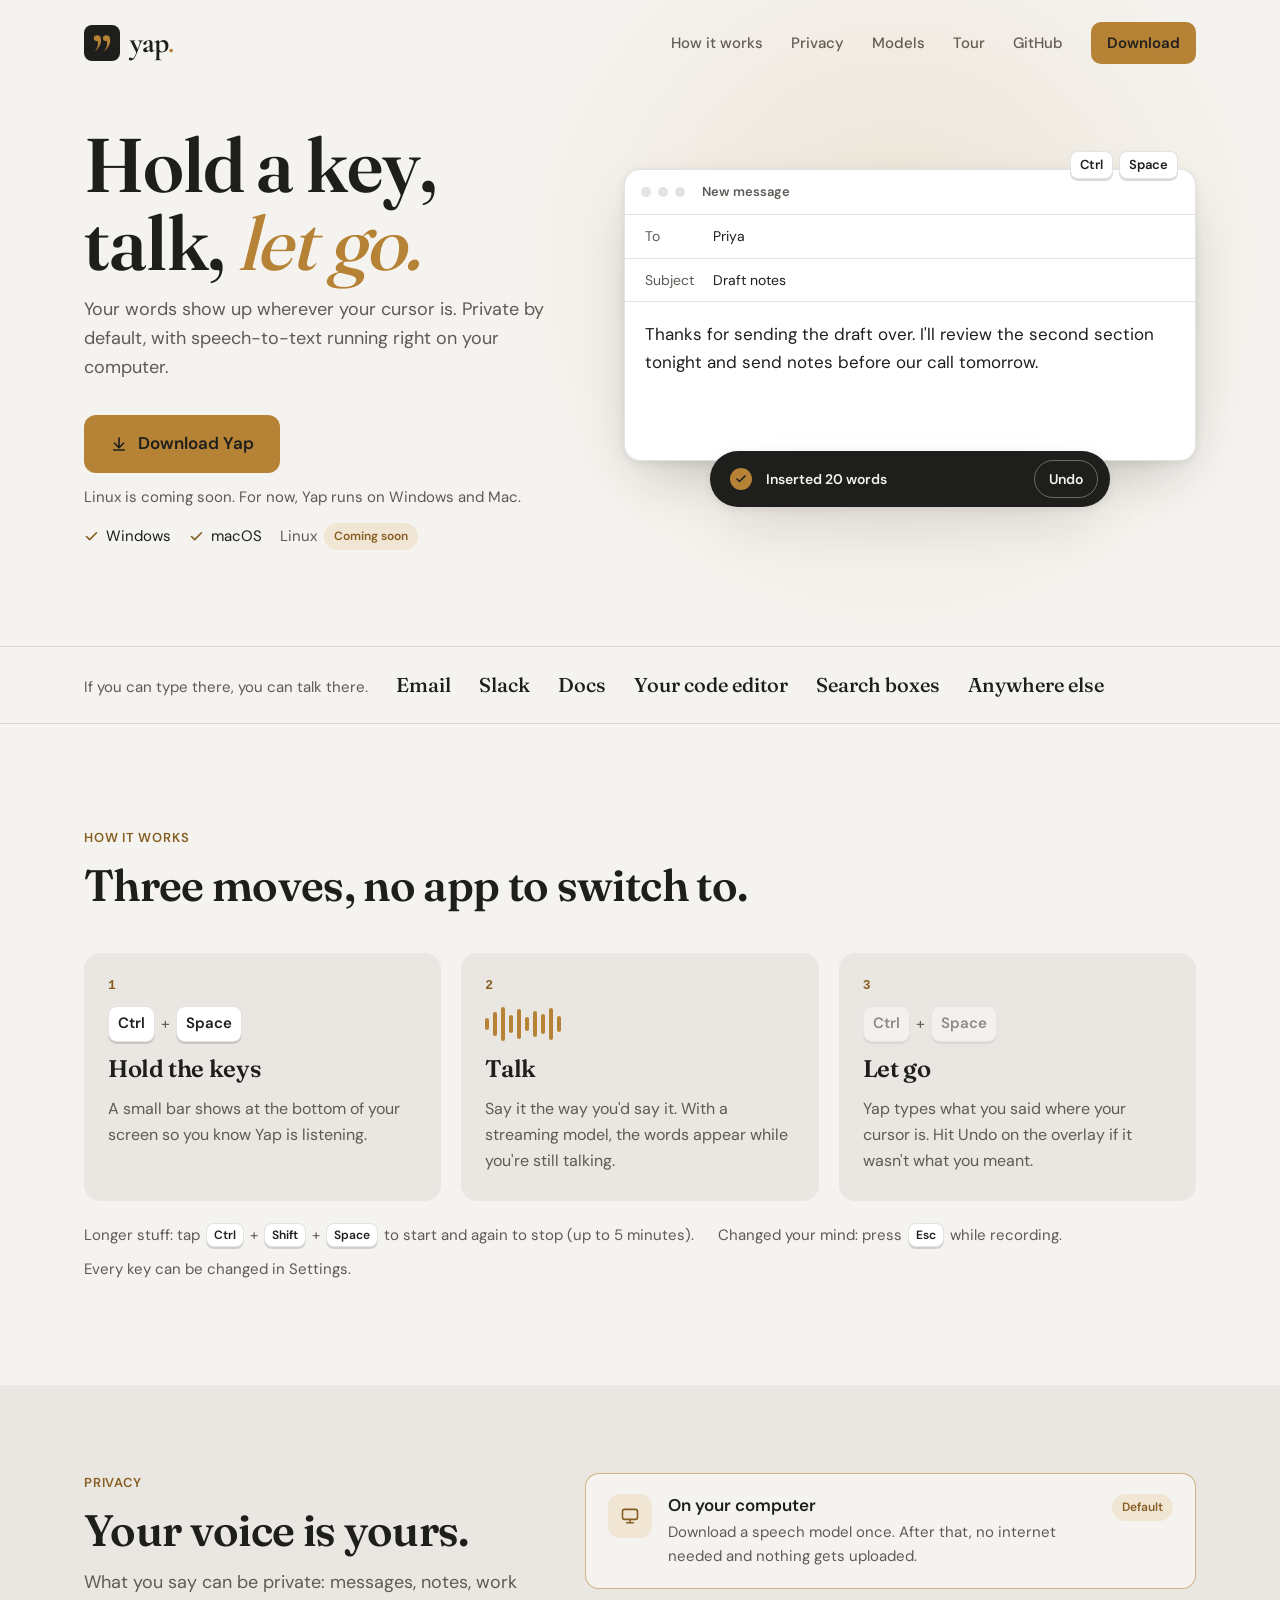
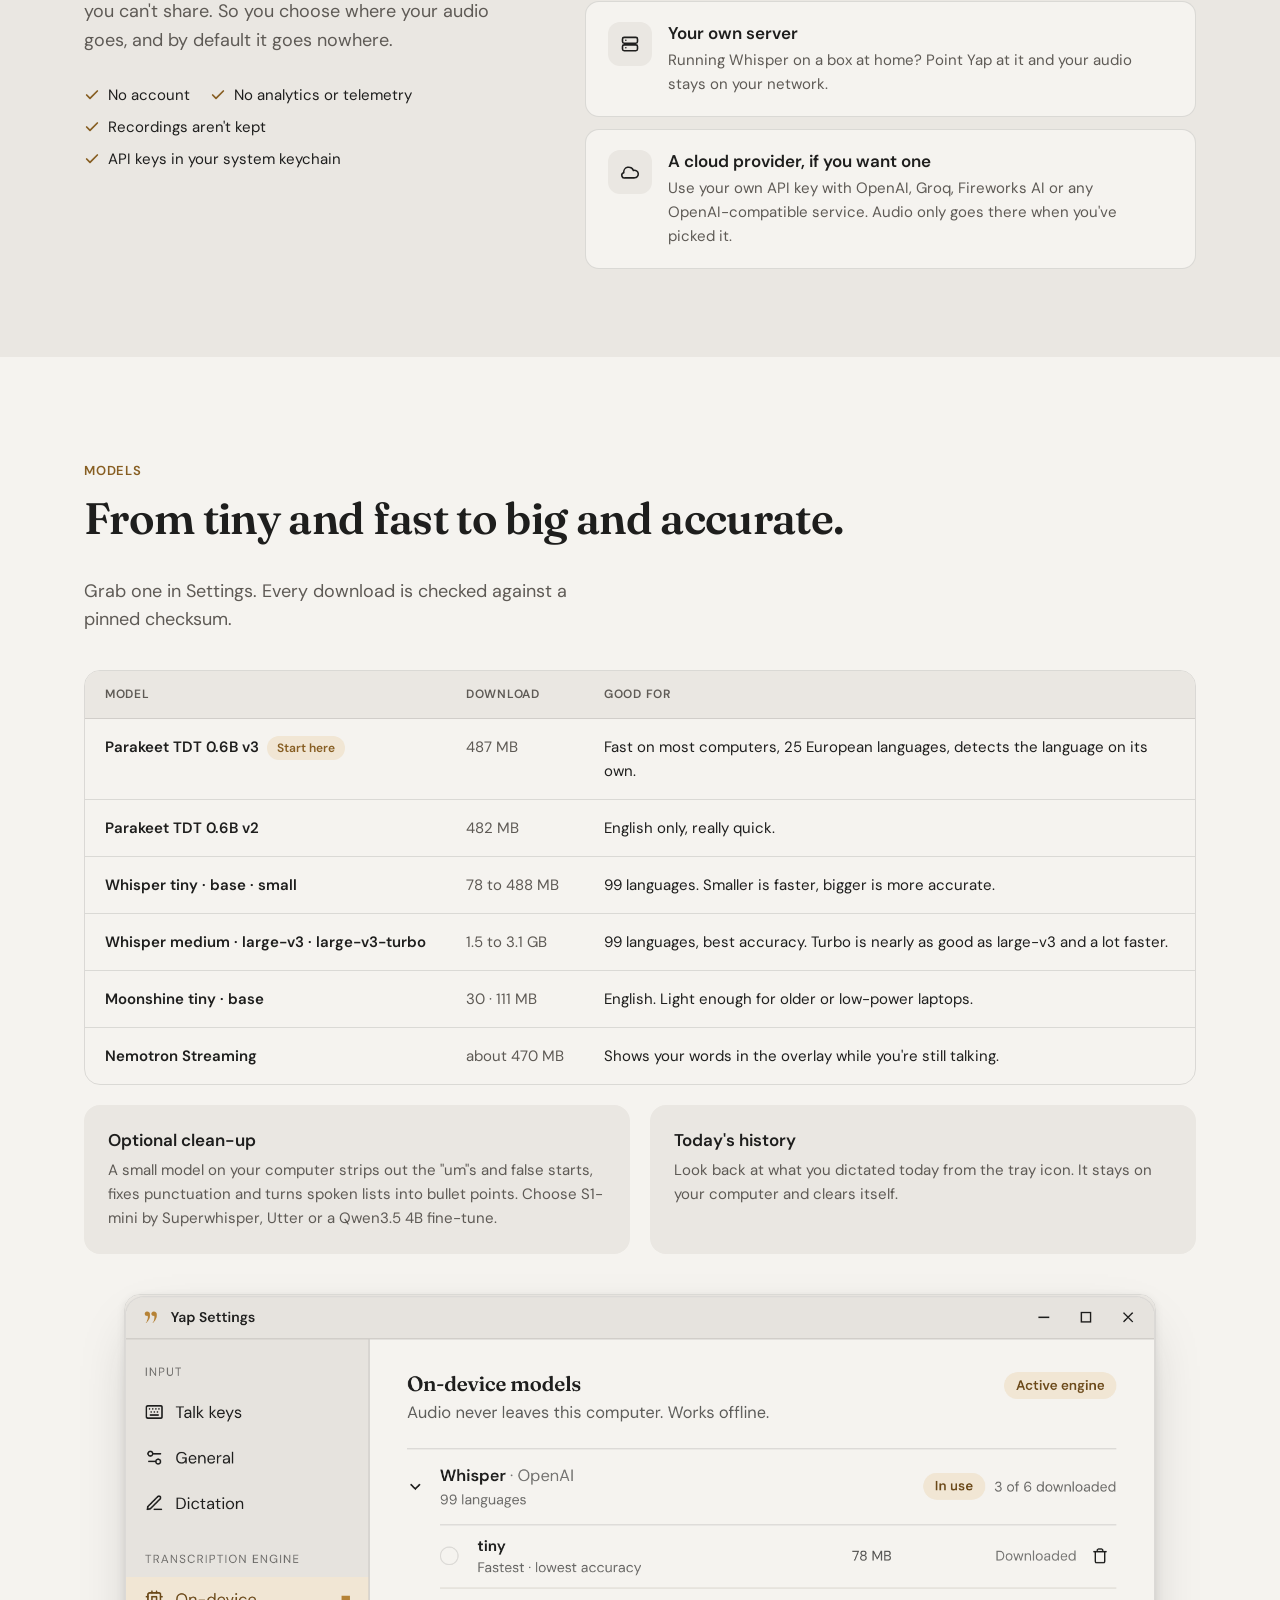
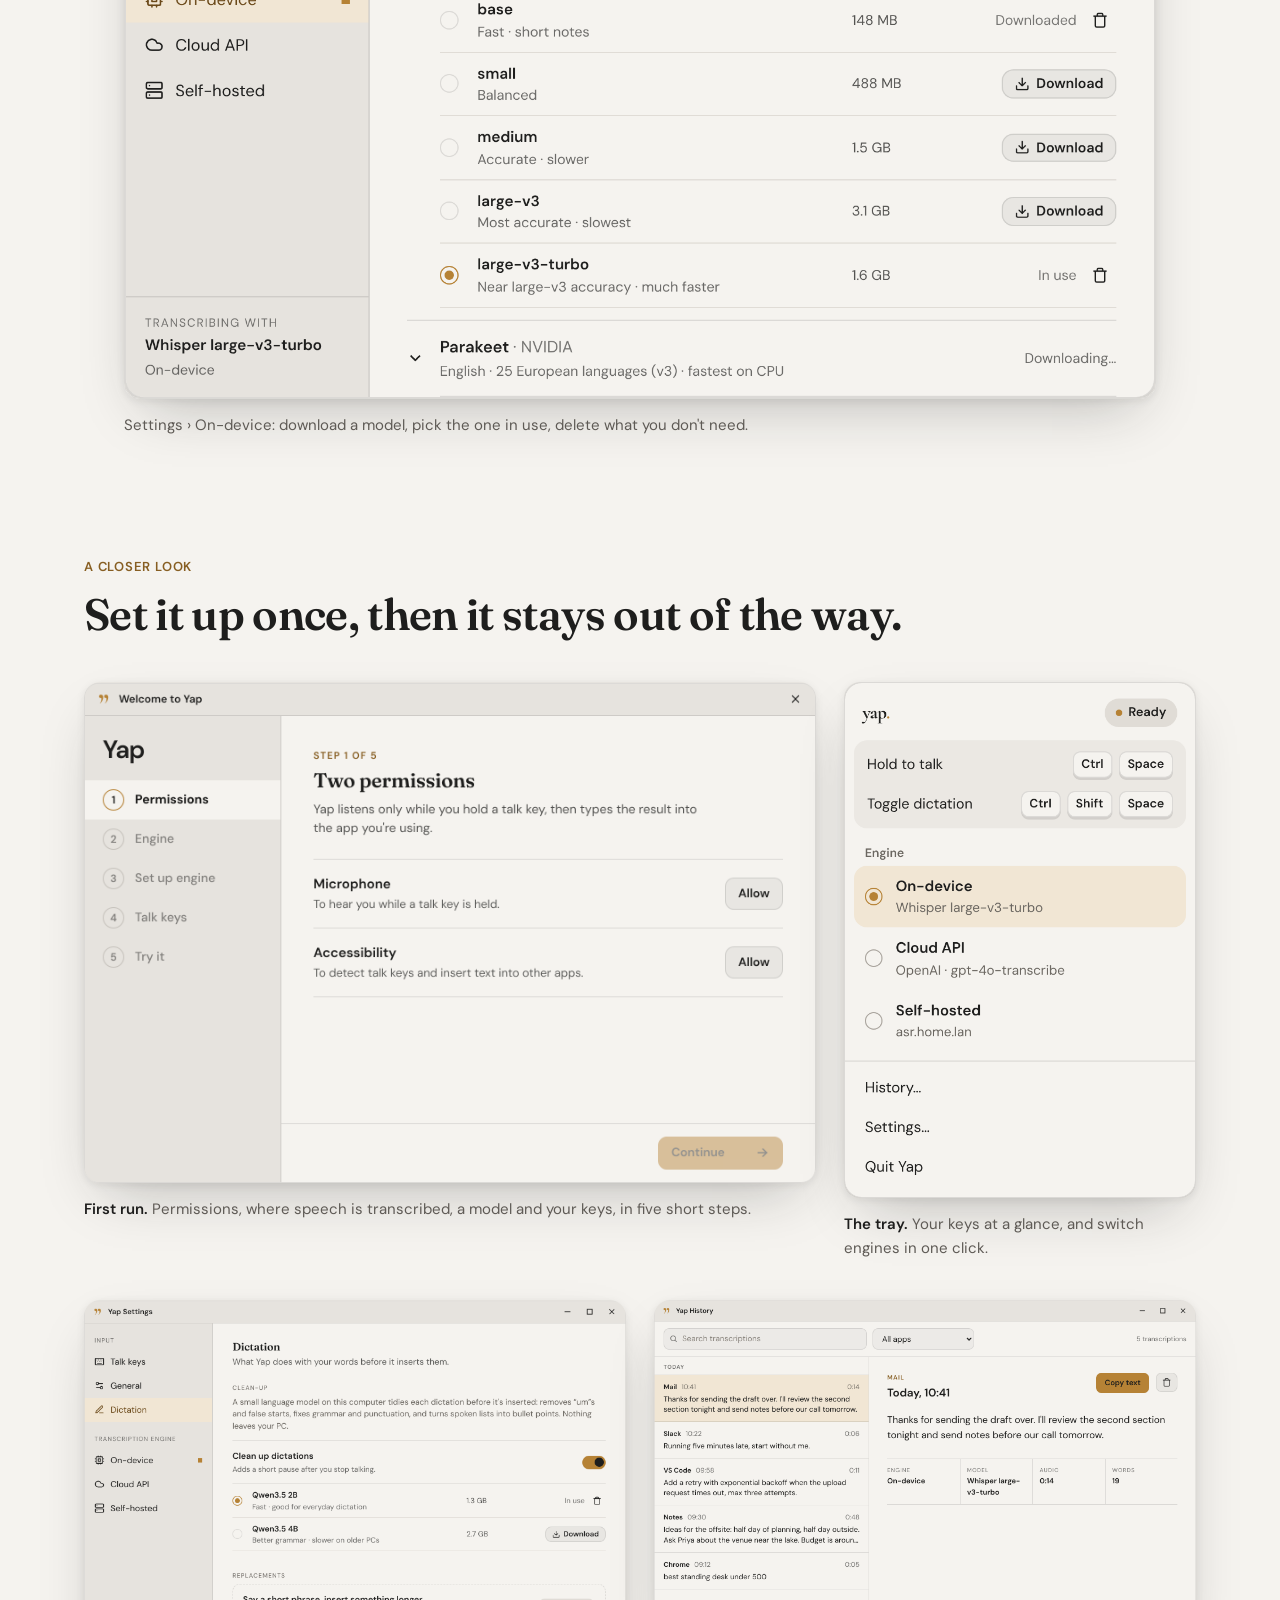
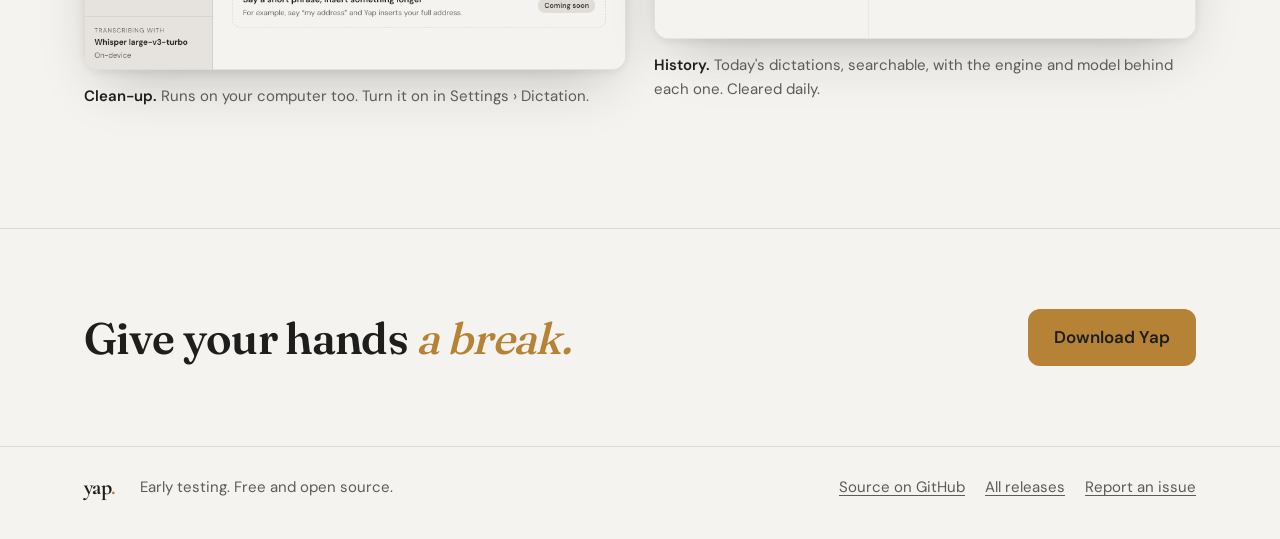
<file: docs/index.html>
<!DOCTYPE html>
<html lang="en">
<head>
<meta charset="utf-8">
<meta name="viewport" content="width=device-width, initial-scale=1, viewport-fit=cover">
<title>Yap: hold a key, talk, let go</title>
<meta name="description" content="Voice typing for Windows and macOS, with Linux coming soon. Private by default: speech-to-text runs on your computer, with no account and no telemetry.">
<link rel="icon" href="favicon.ico" sizes="16x16 32x32 48x48">
<link rel="icon" href="yap-icon-tile.svg" type="image/svg+xml">
<link rel="apple-touch-icon" href="apple-touch-icon-180.png">
<meta property="og:title" content="Yap">
<meta property="og:description" content="Push-to-talk dictation for any app">
<meta property="og:image" content="https://codyrowland.github.io/yap/open-graph.png">
<meta property="og:url" content="https://codyrowland.github.io/yap/">
<meta name="twitter:card" content="summary_large_image">
<style>
@font-face { font-family: "DM Sans"; src: url("dm-sans-latin.woff2") format("woff2"); font-weight: 100 1000; font-display: swap; }
@font-face { font-family: "Fraunces"; src: url("fraunces-latin.woff2") format("woff2"); font-weight: 100 900; font-display: swap; }
@font-face { font-family: "Cormorant Garamond"; src: url("cormorant-garamond-latin-700.woff2") format("woff2"); font-weight: 700; font-display: swap; }
html { scroll-behavior: smooth; }

/* Layout: a live dictation demo opens the page; everything after is one calm reading column with two wide bands (privacy, models). */
:root {
  --bg: #191919; --surface: #232322; --raised: #2A2928; --text: #F0EBE3; --muted: #A8A39C;
  --accent: #B68235; --accent-text: #CC9752; --accent-tint: #2E261C; --on-accent: #191919;
  --divider: rgba(240, 235, 227, .12); --key-shadow: rgba(0, 0, 0, .55); --glow: rgba(182, 130, 53, .16);
  --shadow: 0 24px 60px -18px rgba(0, 0, 0, .7), 0 2px 8px rgba(0, 0, 0, .3);
  --display: "Fraunces", Georgia, serif; --body: "DM Sans", system-ui, sans-serif; --logo: "Cormorant Garamond", Georgia, serif;
  --mono: ui-monospace, "SF Mono", Consolas, monospace;
  color-scheme: dark;
}
@media (prefers-color-scheme: light) { :root:not([data-theme="dark"]) {
  --bg: #F5F3EF; --surface: #EAE7E2; --raised: #FFFFFF; --text: #1E1E1D; --muted: #5E5A55;
  --accent-text: #875E22; --accent-tint: #F1E6D4; --on-accent: #1E1E1D;
  --divider: rgba(30, 30, 29, .12); --key-shadow: rgba(30, 30, 29, .16); --glow: rgba(182, 130, 53, .14);
  --shadow: 0 24px 56px -20px rgba(30, 30, 29, .28), 0 2px 8px rgba(30, 30, 29, .08);
  color-scheme: light; } }
:root[data-theme="light"] {
  --bg: #F5F3EF; --surface: #EAE7E2; --raised: #FFFFFF; --text: #1E1E1D; --muted: #5E5A55;
  --accent-text: #875E22; --accent-tint: #F1E6D4; --on-accent: #1E1E1D;
  --divider: rgba(30, 30, 29, .12); --key-shadow: rgba(30, 30, 29, .16); --glow: rgba(182, 130, 53, .14);
  --shadow: 0 24px 56px -20px rgba(30, 30, 29, .28), 0 2px 8px rgba(30, 30, 29, .08);
  color-scheme: light; }

* { box-sizing: border-box; }
body { margin: 0; background: var(--bg); color: var(--text); font: 16px/1.6 var(--body); -webkit-font-smoothing: antialiased; }
a { color: var(--accent-text); text-underline-offset: 3px; }
:focus-visible { outline: 2px solid var(--accent); outline-offset: 3px; border-radius: 6px; }
.wrap { max-width: 1160px; margin: 0 auto; padding-left: max(24px, env(safe-area-inset-left, 0px)); padding-right: max(24px, env(safe-area-inset-right, 0px)); }
h1, h2, h3 { font-family: var(--display); font-weight: 600; line-height: 1.1; letter-spacing: -0.015em; text-wrap: balance; margin: 0; }
h2 { font-size: clamp(2rem, 3.6vw, 2.75rem); }
.lede { font-size: 1.125rem; color: var(--muted); max-width: 58ch; margin: 14px 0 0; }
.eyebrow { font-size: .8125rem; font-weight: 600; letter-spacing: .06em; text-transform: uppercase; color: var(--accent-text); margin: 0 0 12px; }

/* nav */
.nav { display: flex; align-items: center; gap: 28px; padding-block: 22px; }
.brand { display: flex; align-items: center; gap: 10px; text-decoration: none; color: var(--text); margin-right: auto; }
.brand img { width: 36px; height: 36px; display: block; }
.wm { font: 700 30px/1 var(--logo); letter-spacing: -0.03em; }
.wm i { font-style: normal; color: var(--accent); letter-spacing: 0; }
.nav a.l { color: var(--muted); text-decoration: none; font-size: .9375rem; font-weight: 500; }
.nav a.l:hover { color: var(--text); }
.btn { display: inline-flex; align-items: center; justify-content: center; gap: 10px; padding: 15px 26px; border-radius: 12px; background: var(--accent); color: var(--on-accent); font-weight: 600; font-size: 1.0625rem; text-decoration: none; border: 0; transition: transform .15s, background .15s; }
.btn:hover { background: color-mix(in srgb, var(--accent) 88%, var(--text)); }
.btn:active { transform: translateY(1px); }
.btn.sm { padding: 9px 16px; font-size: .9375rem; border-radius: 10px; }
@media (max-width: 720px) { .nav a.l { display: none; } }

/* hero */
.hero { position: relative; }
.hero::before { content: ""; position: absolute; inset: -120px 0 0 40%; background: radial-gradient(closest-side, var(--glow), transparent); pointer-events: none; }
.hero-grid { position: relative; display: grid; grid-template-columns: minmax(0, 5fr) minmax(0, 6fr); gap: 64px; align-items: center; padding-block: 40px 96px; }
.hero h1 { font-size: clamp(2.9rem, 6vw, 4.75rem); line-height: 1.02; }
.hero h1 em { font-style: italic; color: var(--accent); font-weight: 500; }
.cta { display: flex; flex-direction: column; align-items: flex-start; gap: 12px; margin-top: 34px; }
.note { color: var(--muted); font-size: .9375rem; margin: 0; }
.note a { color: var(--muted); }
@media (max-width: 900px) { .hero-grid { grid-template-columns: minmax(0, 1fr); gap: 48px; padding-block: 24px 72px; } }
.platforms { display: flex; flex-wrap: wrap; gap: 8px 18px; margin: 2px 0 0; padding: 0; list-style: none; font-size: .9375rem; }
.platforms li { display: inline-flex; align-items: center; gap: 7px; }
.platforms svg { color: var(--accent-text); flex: none; }
.platforms li.soon { color: var(--muted); }

/* demo */
.demo { position: relative; padding-bottom: 46px; }
.composer { background: var(--raised); border: 1px solid var(--divider); border-radius: 16px; box-shadow: var(--shadow); overflow: hidden; }
.c-bar { display: flex; align-items: center; gap: 7px; padding: 12px 16px; border-bottom: 1px solid var(--divider); }
.c-bar span { width: 10px; height: 10px; border-radius: 50%; background: var(--divider); }
.c-bar b { margin-left: 10px; font-size: .8125rem; font-weight: 600; color: var(--muted); }
.c-row { display: flex; gap: 12px; padding: 10px 20px; border-bottom: 1px solid var(--divider); font-size: .875rem; }
.c-row span:first-child { color: var(--muted); width: 56px; flex: none; }
.c-body { padding: 18px 20px 26px; min-height: 158px; font-size: 1.0625rem; line-height: 1.65; }
.c-body .w { transition: opacity .25s; }
.c-body .w.pending { opacity: .38; }
.caret { display: inline-block; width: 2px; height: 1.15em; vertical-align: -.2em; margin-left: 1px; background: var(--accent); animation: blink 1s steps(1) infinite; }
.pill { position: absolute; left: 50%; bottom: 0; transform: translateX(-50%); width: min(400px, 92%); height: 56px; display: flex; align-items: center; gap: 14px; padding: 0 12px 0 20px; border-radius: 999px; background: var(--text); color: var(--bg); box-shadow: var(--shadow); font-size: .875rem; font-weight: 600; }
.pill .rec { width: 10px; height: 10px; border-radius: 50%; background: var(--accent); flex: none; box-shadow: 0 0 0 4px color-mix(in srgb, var(--accent) 28%, transparent); animation: pulse 1.4s ease-in-out infinite; }
.pill .wave { display: flex; align-items: center; gap: 3px; height: 26px; }
.pill .wave i { width: 3px; border-radius: 3px; background: currentColor; opacity: .8; animation: wave 1s ease-in-out infinite; }
.pill .t { flex: 1; min-width: 0; white-space: nowrap; overflow: hidden; text-overflow: ellipsis; }
.pill .tm { opacity: .65; font-variant-numeric: tabular-nums; font-weight: 500; }
.pill .chk { width: 22px; height: 22px; border-radius: 50%; display: flex; align-items: center; justify-content: center; background: var(--accent); color: #1E1E1D; flex: none; }
.pill .undo { padding: 7px 14px; border-radius: 999px; border: 1px solid color-mix(in srgb, var(--bg) 35%, transparent); font-weight: 600; }
.pill [data-s] { display: none; }
.demo[data-state="rec"] .pill [data-s~="rec"], .demo[data-state="done"] .pill [data-s~="done"] { display: flex; }
.demo[data-state="rec"] .pill .t[data-s~="rec"], .demo[data-state="done"] .pill .t[data-s~="done"], .demo[data-state="rec"] .pill .tm { display: block; }
.demo[data-state="idle"] .pill { opacity: 0; transform: translate(-50%, 8px); }
.pill { transition: opacity .3s, transform .3s; }
.keys-hint { position: absolute; top: -18px; right: 18px; display: flex; gap: 6px; align-items: center; font-size: .8125rem; color: var(--muted); }
.demo[data-state="rec"] .keys-hint kbd { background: var(--accent-tint); border-color: var(--accent); transform: translateY(2px); box-shadow: 0 0 0 var(--key-shadow); }

kbd { display: inline-flex; align-items: center; justify-content: center; min-width: 30px; height: 28px; padding: 0 9px; border-radius: 8px; background: var(--raised); border: 1px solid var(--divider); box-shadow: 0 2px 0 var(--key-shadow); font: 600 .8125rem/1 var(--body); color: var(--text); transition: transform .12s, background .12s, box-shadow .12s; }

/* apps strip */
.apps { border-block: 1px solid var(--divider); padding-block: 22px; }
.apps .wrap { display: flex; flex-wrap: wrap; align-items: baseline; gap: 10px 28px; }
.apps p { margin: 0; font-size: .9375rem; color: var(--muted); }
.apps ul { display: flex; flex-wrap: wrap; gap: 8px 28px; margin: 0; padding: 0; list-style: none; font-family: var(--display); font-size: 1.25rem; font-weight: 500; }

/* sections */
section.s { padding-block: 104px 0; }
.steps { display: grid; grid-template-columns: repeat(3, minmax(0, 1fr)); gap: 20px; margin: 44px 0 0; padding: 0; list-style: none; counter-reset: step; }
.steps li { display: flex; flex-direction: column; gap: 14px; padding: 26px 24px 28px; border-radius: 16px; background: var(--surface); counter-increment: step; }
.steps li::before { content: counter(step); font: 600 .8125rem/1 var(--mono); color: var(--accent-text); }
.steps h3 { font-size: 1.5rem; }
.steps p { margin: 0; color: var(--muted); }
.steps .k { display: flex; align-items: center; gap: 6px; min-height: 36px; }
.steps .k kbd { height: 36px; min-width: 40px; font-size: .9375rem; border-radius: 9px; }
.steps .k .plus { color: var(--muted); }
.wave-big { display: flex; align-items: center; gap: 4px; height: 36px; color: var(--accent); }
.wave-big i { width: 4px; border-radius: 4px; background: currentColor; animation: wave 1.1s ease-in-out infinite; }
.aside { display: flex; flex-wrap: wrap; gap: 10px 24px; margin-top: 22px; font-size: .9375rem; color: var(--muted); }
.aside span { display: inline-flex; align-items: center; gap: 6px; flex-wrap: wrap; }
.aside kbd { height: 24px; min-width: 24px; font-size: .75rem; padding: 0 7px; }
@media (max-width: 820px) { .steps { grid-template-columns: minmax(0, 1fr); } }

/* privacy band */
.band { margin-top: 104px; background: var(--surface); padding-block: 88px; }
.priv { display: grid; grid-template-columns: minmax(0, 5fr) minmax(0, 7fr); gap: 64px; align-items: start; }
.routes { display: grid; gap: 12px; margin: 0; padding: 0; list-style: none; }
.routes li { display: grid; grid-template-columns: 44px minmax(0, 1fr) auto; gap: 16px; align-items: start; padding: 20px 22px; border-radius: 14px; background: var(--bg); border: 1px solid var(--divider); }
.routes li.default { border-color: color-mix(in srgb, var(--accent) 55%, transparent); }
.routes .ic { width: 44px; height: 44px; border-radius: 12px; display: flex; align-items: center; justify-content: center; background: var(--surface); color: var(--text); }
.routes li.default .ic { background: var(--accent-tint); color: var(--accent-text); }
.routes h3 { font: 600 1.0625rem/1.3 var(--body); letter-spacing: 0; }
.routes p { margin: 4px 0 0; font-size: .9375rem; color: var(--muted); }
.tag { font-size: .75rem; font-weight: 600; padding: 4px 10px; border-radius: 999px; background: var(--accent-tint); color: var(--accent-text); white-space: nowrap; }
.promises { display: flex; flex-wrap: wrap; gap: 8px 20px; margin: 28px 0 0; padding: 0; list-style: none; font-size: .9375rem; }
.promises li { display: flex; align-items: center; gap: 8px; }
.promises svg { color: var(--accent-text); flex: none; }
@media (max-width: 900px) { .priv { grid-template-columns: minmax(0, 1fr); gap: 36px; } .routes li { grid-template-columns: 44px minmax(0, 1fr); } .routes .tag { grid-column: 2; justify-self: start; } }

/* models */
.models-head { display: flex; flex-wrap: wrap; gap: 20px 48px; align-items: end; justify-content: space-between; }
.table-box { margin-top: 36px; overflow-x: auto; border: 1px solid var(--divider); border-radius: 16px; }
table { width: 100%; border-collapse: collapse; min-width: 640px; font-size: .9375rem; }
th { text-align: left; font-size: .75rem; font-weight: 600; letter-spacing: .06em; text-transform: uppercase; color: var(--muted); padding: 14px 20px; background: var(--surface); }
td { padding: 16px 20px; border-top: 1px solid var(--divider); vertical-align: top; }
td:first-child { font-weight: 600; white-space: nowrap; }
td.size { font-variant-numeric: tabular-nums; white-space: nowrap; color: var(--muted); }
td .tag { margin-left: 8px; }
.extras { display: grid; grid-template-columns: repeat(2, minmax(0, 1fr)); gap: 20px; margin-top: 20px; }
.extras div { padding: 24px; border-radius: 16px; background: var(--surface); }
.extras h3 { font: 600 1.0625rem/1.3 var(--body); letter-spacing: 0; }
.extras p { margin: 6px 0 0; color: var(--muted); font-size: .9375rem; }
@media (max-width: 720px) { .extras { grid-template-columns: minmax(0, 1fr); } }

/* screenshot */
.shot { margin-top: 40px; }
.shot img { display: block; width: 100%; max-width: 100%; height: auto; border-radius: 16px; border: 1px solid var(--divider); box-shadow: var(--shadow); }
.shot figcaption { margin-top: 14px; font-size: .9375rem; color: var(--muted); }

/* a closer look: real screens from the app */
.gallery { display: grid; grid-template-columns: repeat(6, minmax(0, 1fr)); gap: 40px 28px; margin-top: 44px; align-items: start; }
.gallery figure { margin: 0; }
.gallery .w4 { grid-column: span 4; } .gallery .w3 { grid-column: span 3; } .gallery .w2 { grid-column: span 2; }
.gallery img { display: block; width: 100%; height: auto; border-radius: 16px; box-shadow: var(--shadow); }
.gallery figcaption { margin-top: 14px; font-size: .9375rem; color: var(--muted); }
.gallery figcaption b { color: var(--text); font-weight: 600; }
@media (max-width: 820px) { .gallery { grid-template-columns: minmax(0, 1fr); } .gallery .w4, .gallery .w3, .gallery .w2 { grid-column: auto; } .gallery .w2 img { max-width: 320px; } }

/* closing */
.closing { margin-top: 120px; padding-block: 80px; border-top: 1px solid var(--divider); text-align: left; }
.closing .wrap { display: flex; flex-wrap: wrap; gap: 28px 48px; align-items: center; justify-content: space-between; }
.closing h2 em { font-style: italic; color: var(--accent); font-weight: 500; }
footer { border-top: 1px solid var(--divider); padding-block: 28px 40px; font-size: .9375rem; color: var(--muted); }
footer .wrap { display: flex; flex-wrap: wrap; gap: 12px 24px; align-items: center; }
footer .wm { font-size: 22px; color: var(--text); }
footer nav { display: flex; flex-wrap: wrap; gap: 8px 20px; margin-left: auto; }
footer a { color: var(--muted); }
footer a:hover { color: var(--text); }

@keyframes wave { 0%, 100% { transform: scaleY(.3); } 50% { transform: scaleY(1); } }
@keyframes pulse { 0%, 100% { opacity: 1; } 50% { opacity: .45; } }
@keyframes blink { 50% { opacity: 0; } }
@media (prefers-reduced-motion: reduce) { *, *::before { animation: none !important; transition: none !important; } }
</style>
</head>
<body>

<header class="hero">
  <div class="wrap">
    <nav class="nav" aria-label="Main">
      <a class="brand" href="./"><img src="yap-icon-tile.svg" alt=""><span class="wm">yap<i>.</i></span></a>
      <a class="l" href="#how">How it works</a>
      <a class="l" href="#privacy">Privacy</a>
      <a class="l" href="#models">Models</a>
      <a class="l" href="#tour">Tour</a>
      <a class="l" href="https://github.com/codyrowland/yap">GitHub</a>
      <a class="btn sm" href="#download">Download</a>
    </nav>

    <div class="hero-grid">
      <div>
        <h1>Hold a key, talk, <em>let&nbsp;go.</em></h1>
        <p class="lede">Your words show up wherever your cursor is. Private by default, with speech-to-text running right on your computer.</p>
        <div class="cta" id="download">
          <a class="btn" id="primary" href="https://github.com/codyrowland/yap/releases">
            <svg aria-hidden="true" width="18" height="18" viewBox="0 0 24 24" fill="none" stroke="currentColor" stroke-width="2.2" stroke-linecap="round" stroke-linejoin="round"><path d="M12 4v12M6 11l6 6 6-6M5 20h14"></path></svg>
            <span id="primary-label">Download Yap</span>
          </a>
          <p class="note" id="note">Windows 10 or 11 (64-bit) and macOS 11.3 or later. Free, no account needed.</p>
          <p class="note" id="other" hidden></p>
          <ul class="platforms" aria-label="Platforms">
            <li><svg width="15" height="15" viewBox="0 0 24 24" fill="none" stroke="currentColor" stroke-width="2.6" stroke-linecap="round" stroke-linejoin="round" aria-hidden="true"><path d="M20 6 9 17l-5-5"></path></svg>Windows</li>
            <li><svg width="15" height="15" viewBox="0 0 24 24" fill="none" stroke="currentColor" stroke-width="2.6" stroke-linecap="round" stroke-linejoin="round" aria-hidden="true"><path d="M20 6 9 17l-5-5"></path></svg>macOS</li>
            <li class="soon">Linux <span class="tag">Coming soon</span></li>
          </ul>
        </div>
      </div>

      <div class="demo" id="demo" data-state="done" aria-label="Example: dictating an email with Yap">
        <div class="keys-hint" aria-hidden="true"><kbd>Ctrl</kbd><kbd>Space</kbd></div>
        <div class="composer">
          <div class="c-bar" aria-hidden="true"><span></span><span></span><span></span><b>New message</b></div>
          <div class="c-row"><span>To</span><span>Priya</span></div>
          <div class="c-row"><span>Subject</span><span>Draft notes</span></div>
          <div class="c-body" id="c-body">Thanks for sending the draft over. I'll review the second section tonight and send notes before our call tomorrow.</div>
        </div>
        <div class="pill" aria-hidden="true">
          <span class="rec" data-s="rec"></span>
          <span class="wave" data-s="rec"><i style="height:10px"></i><i style="height:18px;animation-delay:.1s"></i><i style="height:24px;animation-delay:.2s"></i><i style="height:14px;animation-delay:.05s"></i><i style="height:22px;animation-delay:.25s"></i><i style="height:12px;animation-delay:.15s"></i><i style="height:20px;animation-delay:.3s"></i><i style="height:16px;animation-delay:.08s"></i></span>
          <span class="t" data-s="rec">Release to insert</span>
          <span class="tm" data-s="rec" id="timer">0:04</span>
          <span class="chk" data-s="done"><svg width="12" height="12" viewBox="0 0 24 24" fill="none" stroke="currentColor" stroke-width="3.2" stroke-linecap="round" stroke-linejoin="round"><path d="M20 6 9 17l-5-5"></path></svg></span>
          <span class="t" data-s="done">Inserted 20 words</span>
          <span class="undo" data-s="done">Undo</span>
        </div>
      </div>
    </div>
  </div>
</header>

<div class="apps">
  <div class="wrap">
    <p>If you can type there, you can talk there.</p>
    <ul aria-label="Works in">
      <li>Email</li><li>Slack</li><li>Docs</li><li>Your code editor</li><li>Search boxes</li><li>Anywhere else</li>
    </ul>
  </div>
</div>

<main>
  <section class="s" id="how">
    <div class="wrap">
      <p class="eyebrow">How it works</p>
      <h2>Three moves, no app to switch to.</h2>
      <ol class="steps">
        <li>
          <div class="k" aria-hidden="true"><kbd>Ctrl</kbd><span class="plus">+</span><kbd>Space</kbd></div>
          <h3>Hold the keys</h3>
          <p>A small bar shows at the bottom of your screen so you know Yap is listening.</p>
        </li>
        <li>
          <div class="wave-big" aria-hidden="true"><i style="height:12px"></i><i style="height:24px;animation-delay:.1s"></i><i style="height:34px;animation-delay:.2s"></i><i style="height:18px;animation-delay:.05s"></i><i style="height:30px;animation-delay:.25s"></i><i style="height:14px;animation-delay:.15s"></i><i style="height:26px;animation-delay:.3s"></i><i style="height:20px;animation-delay:.08s"></i><i style="height:32px;animation-delay:.18s"></i><i style="height:16px;animation-delay:.22s"></i></div>
          <h3>Talk</h3>
          <p>Say it the way you'd say it. With a streaming model, the words appear while you're still talking.</p>
        </li>
        <li>
          <div class="k" aria-hidden="true"><kbd style="opacity:.45">Ctrl</kbd><span class="plus">+</span><kbd style="opacity:.45">Space</kbd></div>
          <h3>Let go</h3>
          <p>Yap types what you said where your cursor is. Hit Undo on the overlay if it wasn't what you meant.</p>
        </li>
      </ol>
      <div class="aside">
        <span>Longer stuff: tap <kbd>Ctrl</kbd>+<kbd>Shift</kbd>+<kbd>Space</kbd> to start and again to stop (up to 5 minutes).</span>
        <span>Changed your mind: press <kbd>Esc</kbd> while recording.</span>
        <span>Every key can be changed in Settings.</span>
      </div>
    </div>
  </section>

  <div class="band" id="privacy">
    <div class="wrap priv">
      <div>
        <p class="eyebrow">Privacy</p>
        <h2>Your voice is yours.</h2>
        <p class="lede">What you say can be private: messages, notes, work you can't share. So you choose where your audio goes, and by default it goes nowhere.</p>
        <ul class="promises">
          <li><svg width="16" height="16" viewBox="0 0 24 24" fill="none" stroke="currentColor" stroke-width="2.6" stroke-linecap="round" stroke-linejoin="round" aria-hidden="true"><path d="M20 6 9 17l-5-5"></path></svg>No account</li>
          <li><svg width="16" height="16" viewBox="0 0 24 24" fill="none" stroke="currentColor" stroke-width="2.6" stroke-linecap="round" stroke-linejoin="round" aria-hidden="true"><path d="M20 6 9 17l-5-5"></path></svg>No analytics or telemetry</li>
          <li><svg width="16" height="16" viewBox="0 0 24 24" fill="none" stroke="currentColor" stroke-width="2.6" stroke-linecap="round" stroke-linejoin="round" aria-hidden="true"><path d="M20 6 9 17l-5-5"></path></svg>Recordings aren't kept</li>
          <li><svg width="16" height="16" viewBox="0 0 24 24" fill="none" stroke="currentColor" stroke-width="2.6" stroke-linecap="round" stroke-linejoin="round" aria-hidden="true"><path d="M20 6 9 17l-5-5"></path></svg>API keys in your system keychain</li>
        </ul>
      </div>
      <ul class="routes">
        <li class="default">
          <span class="ic"><svg width="20" height="20" viewBox="0 0 24 24" fill="none" stroke="currentColor" stroke-width="1.9" stroke-linecap="round" stroke-linejoin="round" aria-hidden="true"><rect x="3" y="4" width="18" height="12" rx="2.5"></rect><path d="M8 20h8M12 16v4"></path></svg></span>
          <div><h3>On your computer</h3><p>Download a speech model once. After that, no internet needed and nothing gets uploaded.</p></div>
          <span class="tag">Default</span>
        </li>
        <li>
          <span class="ic"><svg width="20" height="20" viewBox="0 0 24 24" fill="none" stroke="currentColor" stroke-width="1.9" stroke-linecap="round" stroke-linejoin="round" aria-hidden="true"><rect x="3" y="4" width="18" height="7" rx="2"></rect><rect x="3" y="13" width="18" height="7" rx="2"></rect><path d="M7 7.5h.01M7 16.5h.01"></path></svg></span>
          <div><h3>Your own server</h3><p>Running Whisper on a box at home? Point Yap at it and your audio stays on your network.</p></div>
        </li>
        <li>
          <span class="ic"><svg width="20" height="20" viewBox="0 0 24 24" fill="none" stroke="currentColor" stroke-width="1.9" stroke-linecap="round" stroke-linejoin="round" aria-hidden="true"><path d="M17.5 19a4.5 4.5 0 1 0-1.4-8.8A6 6 0 0 0 4.5 13 3 3 0 0 0 6 19z"></path></svg></span>
          <div><h3>A cloud provider, if you want one</h3><p>Use your own API key with OpenAI, Groq, Fireworks AI or any OpenAI-compatible service. Audio only goes there when you've picked it.</p></div>
        </li>
      </ul>
    </div>
  </div>

  <section class="s" id="models">
    <div class="wrap">
      <div class="models-head">
        <div>
          <p class="eyebrow">Models</p>
          <h2>From tiny and fast to big and accurate.</h2>
        </div>
        <p class="lede" style="max-width:42ch">Grab one in Settings. Every download is checked against a pinned checksum.</p>
      </div>
      <div class="table-box">
        <table>
          <thead><tr><th scope="col">Model</th><th scope="col">Download</th><th scope="col">Good for</th></tr></thead>
          <tbody>
            <tr><td>Parakeet TDT 0.6B v3<span class="tag">Start here</span></td><td class="size">487 MB</td><td>Fast on most computers, 25 European languages, detects the language on its own.</td></tr>
            <tr><td>Parakeet TDT 0.6B v2</td><td class="size">482 MB</td><td>English only, really quick.</td></tr>
            <tr><td>Whisper tiny · base · small</td><td class="size">78 to 488 MB</td><td>99 languages. Smaller is faster, bigger is more accurate.</td></tr>
            <tr><td>Whisper medium · large-v3 · large-v3-turbo</td><td class="size">1.5 to 3.1 GB</td><td>99 languages, best accuracy. Turbo is nearly as good as large-v3 and a lot faster.</td></tr>
            <tr><td>Moonshine tiny · base</td><td class="size">30 · 111 MB</td><td>English. Light enough for older or low-power laptops.</td></tr>
            <tr><td>Nemotron Streaming</td><td class="size">about 470 MB</td><td>Shows your words in the overlay while you're still talking.</td></tr>
          </tbody>
        </table>
      </div>
      <div class="extras">
        <div><h3>Optional clean-up</h3><p>A small model on your computer strips out the "um"s and false starts, fixes punctuation and turns spoken lists into bullet points. Choose S1-mini by Superwhisper, Utter or a Qwen3.5 4B fine-tune.</p></div>
        <div><h3>Today's history</h3><p>Look back at what you dictated today from the tray icon. It stays on your computer and clears itself.</p></div>
      </div>
      <figure class="shot">
        <picture>
          <source media="(prefers-color-scheme: light)" srcset="screenshots/on-device-models-light.png">
          <img src="screenshots/on-device-models-dark.png" alt="Yap Settings, On-device models: Whisper and Parakeet expanded, with sizes, downloads and the model in use" width="880" height="601" loading="lazy">
        </picture>
        <figcaption>Settings › On-device: download a model, pick the one in use, delete what you don't need.</figcaption>
      </figure>
    </div>
  </section>

  <section class="s" id="tour">
    <div class="wrap">
      <p class="eyebrow">A closer look</p>
      <h2>Set it up once, then it stays out of the way.</h2>
      <div class="gallery">
        <figure class="w4">
          <picture>
            <source media="(prefers-color-scheme: light)" srcset="screenshots/onboarding-light.png">
            <img src="screenshots/onboarding-dark.png" alt="Yap first-run setup, step 1 of 5: microphone and accessibility permissions" width="820" height="561" loading="lazy">
          </picture>
          <figcaption><b>First run.</b> Permissions, where speech is transcribed, a model and your keys, in five short steps.</figcaption>
        </figure>
        <figure class="w2">
          <picture>
            <source media="(prefers-color-scheme: light)" srcset="screenshots/tray-light.png">
            <img src="screenshots/tray-dark.png" alt="Yap tray menu: talk keys, the three engines and links to History and Settings" width="320" height="469" loading="lazy">
          </picture>
          <figcaption><b>The tray.</b> Your keys at a glance, and switch engines in one click.</figcaption>
        </figure>
        <figure class="w3">
          <picture>
            <source media="(prefers-color-scheme: light)" srcset="screenshots/dictation-light.png">
            <img src="screenshots/dictation-dark.png" alt="Yap Settings, Dictation: clean-up turned on with the Qwen3.5 2B model in use" width="880" height="601" loading="lazy">
          </picture>
          <figcaption><b>Clean-up.</b> Runs on your computer too. Turn it on in Settings › Dictation.</figcaption>
        </figure>
        <figure class="w3">
          <picture>
            <source media="(prefers-color-scheme: light)" srcset="screenshots/history-light.png">
            <img src="screenshots/history-dark.png" alt="Yap History: today's dictations by app, with search and the engine and model used" width="960" height="601" loading="lazy">
          </picture>
          <figcaption><b>History.</b> Today's dictations, searchable, with the engine and model behind each one. Cleared daily.</figcaption>
        </figure>
      </div>
    </div>
  </section>

  <section class="closing">
    <div class="wrap">
      <h2>Give your hands <em>a break.</em></h2>
      <a class="btn" href="#download">Download Yap</a>
    </div>
  </section>
</main>

<footer>
  <div class="wrap">
    <span class="wm">yap<i>.</i></span>
    <span>Early testing. Free and open source.</span>
    <nav aria-label="Footer">
      <a href="https://github.com/codyrowland/yap">Source on GitHub</a>
      <a href="https://github.com/codyrowland/yap/releases">All releases</a>
      <a href="https://github.com/codyrowland/yap/issues">Report an issue</a>
    </nav>
  </div>
</footer>

<script>
(() => {
  // Live dictation demo: hold → words stream in → release → inserted. Rests on the finished state.
  const demo = document.getElementById('demo'), body = document.getElementById('c-body'), timer = document.getElementById('timer');
  const text = body.textContent.trim(), words = text.split(' ');
  if (matchMedia('(prefers-reduced-motion: reduce)').matches) return;
  const wait = ms => new Promise(r => setTimeout(r, ms));
  async function loop() {
    for (;;) {
      await wait(2600);
      demo.dataset.state = 'idle'; body.textContent = ''; await wait(700);
      demo.dataset.state = 'rec';
      const start = Date.now();
      const t = setInterval(() => { const s = Math.floor((Date.now() - start) / 1000); timer.textContent = '0:' + String(s).padStart(2, '0'); }, 250);
      const spans = words.map(w => { const s = document.createElement('span'); s.className = 'w pending'; s.textContent = w + ' '; return s; });
      const caret = document.createElement('span'); caret.className = 'caret';
      for (let i = 0; i < spans.length; i++) {
        body.append(spans[i]); body.append(caret);
        if (i > 1) spans[i - 2].classList.remove('pending');
        await wait(170 + Math.random() * 120);
      }
      await wait(500);
      clearInterval(t);
      spans.forEach(s => s.classList.remove('pending')); caret.remove();
      demo.dataset.state = 'done';
    }
  }
  loop();
})();

(() => {
  // Download button: pick the right installer for this computer from the latest release.
  const DOWNLOADS = [
    { os: 'windows', label: 'Download for Windows', short: 'Windows', suffix: '_x64-setup.exe' },
    { os: 'mac', label: 'Download for Mac', short: 'Mac (Apple Silicon)', suffix: '_aarch64.dmg' },
    { os: 'mac', label: 'Download for Intel Mac', short: 'Mac (Intel)', suffix: '_x64.dmg' }
  ];
  const p = (navigator.userAgentData && navigator.userAgentData.platform) || navigator.platform || navigator.userAgent;
  const os = /win/i.test(p) ? 'windows' : /mac/i.test(p) ? 'mac' : /linux|x11/i.test(p) && !/android/i.test(navigator.userAgent) ? 'linux' : 'other';
  const LINUX = 'Linux is coming soon. For now, Yap runs on Windows and Mac.';
  if (os === 'linux') document.getElementById('note').textContent = LINUX;
  fetch('https://api.github.com/repos/codyrowland/yap/releases?per_page=10')
    .then(r => r.ok ? r.json() : Promise.reject())
    .then(list => {
      const rel = list.filter(r => !r.draft).find(r => DOWNLOADS.every(d => r.assets.some(a => a.name.endsWith(d.suffix))));
      if (!rel) return;
      const found = DOWNLOADS.map(d => ({ ...d, url: rel.assets.find(a => a.name.endsWith(d.suffix)).browser_download_url }));
      const main = found.find(d => d.os === os);
      const version = rel.tag_name.replace(/^v/, '');
      if (main) {
        document.getElementById('primary').href = main.url;
        document.getElementById('primary-label').textContent = main.label;
      }
      document.getElementById('note').textContent = os === 'linux' ? LINUX + ' Version ' + version + '.'
        : 'Version ' + version + '. Free, no account needed.' + (os === 'mac' ? ' Apple menu › About This Mac: "Apple M…" means Apple Silicon.' : '');
      const other = document.getElementById('other');
      other.append(main ? 'Also for ' : 'Download for ');
      found.filter(d => d !== main).forEach((d, i) => {
        if (i) other.append(' · ');
        const a = document.createElement('a'); a.href = d.url; a.textContent = d.short; other.append(a);
      });
      other.hidden = false;
    })
    .catch(() => {});
})();
</script>
</body>
</html>
</file>
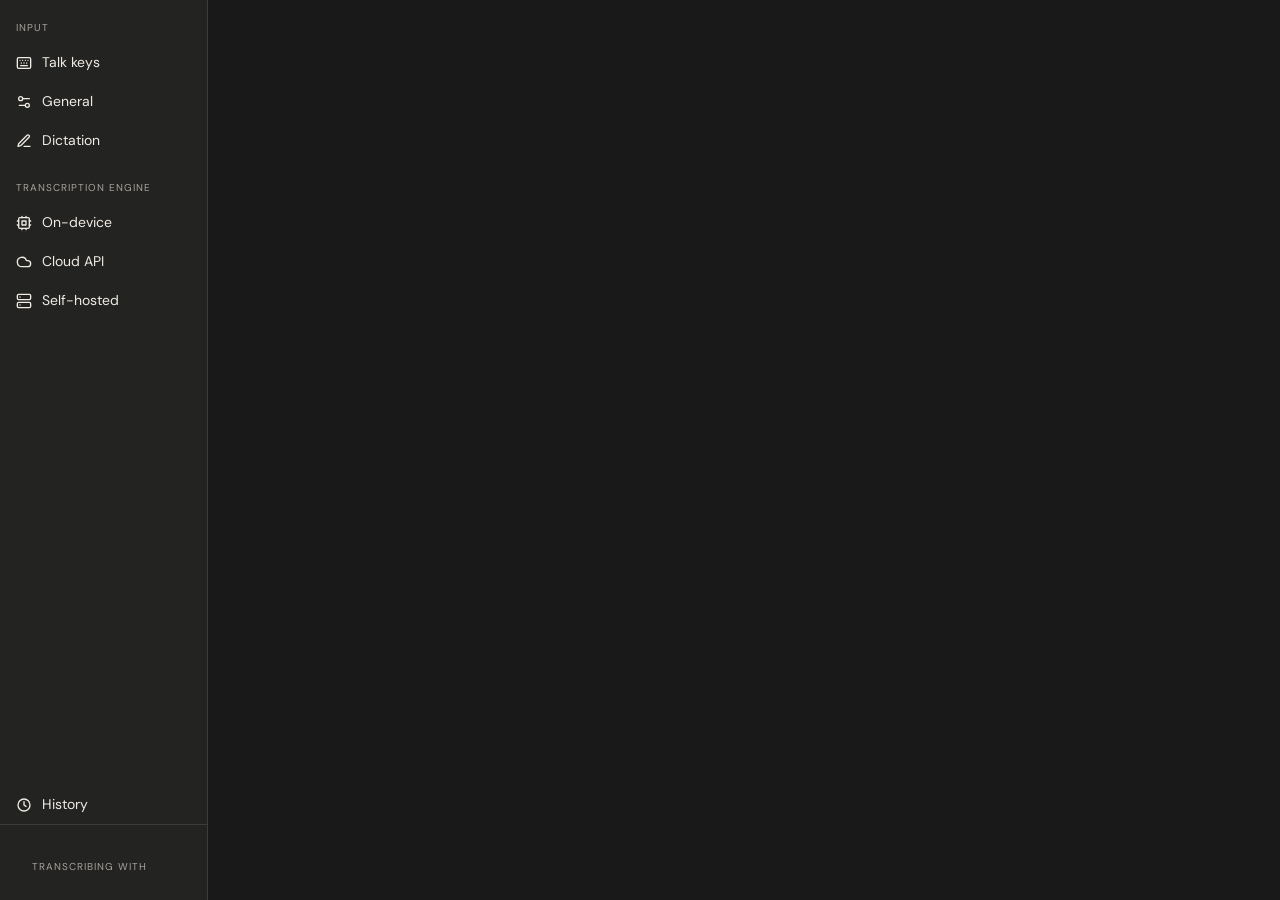
<file: app/ui/index.html>
<!doctype html>
<html lang="en">
<head>
  <meta charset="utf-8">
  <meta name="viewport" content="width=device-width, initial-scale=1">
  <title>Yap Settings</title>
  <link rel="stylesheet" href="classical.css">
  <script src="theme.js"></script>
</head>
<body>
  <div class="settings">
    <div class="settings-body">
      <nav class="settings-nav" aria-label="Settings">
        <span class="kicker">Input</span>
        <button type="button" data-tab="talk">
          <svg width="16" height="16" viewBox="0 0 24 24" fill="none" stroke="currentColor" stroke-width="2" stroke-linecap="round" stroke-linejoin="round"><rect x="2" y="4" width="20" height="16" rx="2"/><path d="M6 8h.01M10 8h.01M14 8h.01M18 8h.01M8 12h.01M12 12h.01M16 12h.01M7 16h10"/></svg><span class="label">Talk keys</span></button>
        <button type="button" data-tab="general">
          <svg width="16" height="16" viewBox="0 0 24 24" fill="none" stroke="currentColor" stroke-width="2" stroke-linecap="round" stroke-linejoin="round"><path d="M20 7h-9M14 17H5"/><circle cx="17" cy="17" r="3"/><circle cx="7" cy="7" r="3"/></svg><span class="label">General</span></button>
        <button type="button" data-tab="dictation">
          <svg width="16" height="16" viewBox="0 0 24 24" fill="none" stroke="currentColor" stroke-width="2" stroke-linecap="round" stroke-linejoin="round"><path d="M12 20h9"/><path d="M16.5 3.5a2.12 2.12 0 0 1 3 3L7 19l-4 1 1-4Z"/></svg><span class="label">Dictation</span></button>
        <span class="kicker">Transcription engine</span>
        <button type="button" data-tab="local" data-engine="local">
          <svg width="16" height="16" viewBox="0 0 24 24" fill="none" stroke="currentColor" stroke-width="2" stroke-linecap="round" stroke-linejoin="round"><rect x="4" y="4" width="16" height="16" rx="2"/><rect x="9" y="9" width="6" height="6"/><path d="M15 2v2M15 20v2M2 15h2M2 9h2M20 15h2M20 9h2M9 2v2M9 20v2"/></svg><span class="label">On-device</span><span class="dot"></span></button>
        <button type="button" data-tab="cloud" data-engine="cloud">
          <svg width="16" height="16" viewBox="0 0 24 24" fill="none" stroke="currentColor" stroke-width="2" stroke-linecap="round" stroke-linejoin="round"><path d="M17.5 19H9a7 7 0 1 1 6.71-9h1.79a4.5 4.5 0 1 1 0 9Z"/></svg><span class="label">Cloud API</span><span class="dot"></span></button>
        <button type="button" data-tab="remote" data-engine="remote">
          <svg width="16" height="16" viewBox="0 0 24 24" fill="none" stroke="currentColor" stroke-width="2" stroke-linecap="round" stroke-linejoin="round"><rect x="2" y="2" width="20" height="8" rx="2"/><rect x="2" y="14" width="20" height="8" rx="2"/><path d="M6 6h.01M6 18h.01"/></svg><span class="label">Self-hosted</span><span class="dot"></span></button>
        <button type="button" data-tab="history" class="nav-bottom">
          <svg width="16" height="16" viewBox="0 0 24 24" fill="none" stroke="currentColor" stroke-width="2" stroke-linecap="round" stroke-linejoin="round"><circle cx="12" cy="12" r="9"/><path d="M12 7v5l3 2"/></svg><span class="label">History</span></button>
        <div class="settings-active"><span class="kicker">Transcribing with</span><strong id="active-label"></strong><span id="active-detail"></span></div>
      </nav>

      <main class="settings-panel" id="panel">
        <!-- 2b · Talk keys -->
        <section id="tab-talk" hidden>
          <h3>Talk keys</h3>
          <p class="panel-intro">Work in any app. Text is inserted wherever your cursor is.</p>
          <div class="rows">
            <div class="key-row" data-kind="hold">
              <div class="what"><strong>Hold to talk</strong><span>Records while held. Release to insert.</span></div>
              <div>
                <div class="key-field">
                  <button type="button" class="key-button"></button>
                  <button type="button" class="btn btn-primary save-keys" hidden>Save keys</button>
                  <button type="button" class="btn btn-secondary cancel-keys" hidden>Cancel</button>
                </div>
                <span class="conflict" hidden>Same as the other key — choose a different combination.</span>
              </div>
            </div>
            <div class="key-row" data-kind="toggle">
              <div class="what"><strong>Toggle dictation</strong><span>Press once to start, again to stop. For longer passages (up to 5 minutes).</span></div>
              <div>
                <div class="key-field">
                  <button type="button" class="key-button"></button>
                  <button type="button" class="btn btn-primary save-keys" hidden>Save keys</button>
                  <button type="button" class="btn btn-secondary cancel-keys" hidden>Cancel</button>
                </div>
                <span class="conflict" hidden>Same as the other key — choose a different combination.</span>
              </div>
            </div>
            <div class="key-row" style="align-items:center;padding:16px 0">
              <strong style="font-size:14px">Cancel recording</strong>
              <div style="display:flex;align-items:center;gap:10px"><span class="keycap" style="height:28px;background:var(--color-surface)">Esc</span><span class="muted" style="font-size:12px">Discards audio without inserting text</span></div>
            </div>
          </div>
          <div style="margin-top:16px"><button id="reset-keys" type="button" class="btn btn-ghost" style="font-size:13px">Reset to Ctrl Space / Ctrl Shift Space</button></div>
        </section>

        <!-- 2f · General -->
        <section id="tab-general" hidden>
          <h3>General</h3>
          <p class="panel-intro">How Yap behaves across your system.</p>
          <div class="rows">
            <div class="setting-row">
              <div class="what"><strong>Appearance</strong><span>Colour theme for Yap's windows.</span></div>
              <div class="seg" role="radiogroup" aria-label="Appearance">
                <label class="seg-opt"><input type="radio" name="theme" value="dark"><span>Dark</span></label>
                <label class="seg-opt"><input type="radio" name="theme" value="light"><span>Light</span></label>
              </div>
            </div>
            <div class="setting-row">
              <div class="what"><strong>Microphone</strong><span>Used for every dictation.</span></div>
              <div class="control"><select id="microphone" class="input"></select></div>
            </div>
            <div class="setting-row">
              <div class="what"><strong>Open at login</strong><span>Start Yap in the tray when you sign in.</span></div>
              <button type="button" class="switch" role="switch" id="open-at-login" aria-label="Open at login"><span></span></button>
            </div>
            <div class="setting-row">
              <div class="what"><strong>Show recording overlay</strong><span>A small bar at the bottom of the screen while listening.</span></div>
              <button type="button" class="switch" role="switch" id="show-overlay" aria-label="Show recording overlay"><span></span></button>
            </div>
            <div class="setting-row">
              <div class="what"><strong>Minimal overlay</strong><span>Only the sound waves while you talk. Errors still show.</span></div>
              <button type="button" class="switch" role="switch" id="minimal-overlay" aria-label="Minimal overlay"><span></span></button>
            </div>
            <div class="setting-row">
              <div class="what"><strong>Mute sound while recording</strong><span>Silences your speakers while you talk, then turns them back on.</span></div>
              <button type="button" class="switch" role="switch" id="mute-while-recording" aria-label="Mute sound while recording"><span></span></button>
            </div>
            <div class="setting-row top">
              <div class="what"><strong>Insert text by</strong><span>Pasting is instant; typing works in apps that block paste. If the clipboard holds an image or files, Yap types instead so nothing is lost.</span></div>
              <div class="control">
                <label class="radio"><input type="radio" name="insertion" value="paste"><span class="dot"></span>Pasting, then restore clipboard</label>
                <label class="radio"><input type="radio" name="insertion" value="type"><span class="dot"></span>Simulated typing</label>
              </div>
            </div>
            <div class="setting-row">
              <div class="what"><strong>Spoken language</strong><span>Used by Whisper, Nemotron 3.5 and cloud providers; auto-detect adds a short delay on the first words. Parakeet detects the language itself; Moonshine and Nemotron EN are English only.</span></div>
              <div class="control"><select id="language" class="input"></select></div>
            </div>
          </div>

          <h3 style="margin-top:36px">About</h3>
          <p class="panel-intro">Your version of Yap and how it stays up to date.</p>
          <div class="rows">
            <div class="setting-row">
              <div class="what"><strong id="app-version">Yap</strong><span id="update-status">Check for a newer version of Yap.</span></div>
              <button type="button" class="btn btn-secondary" id="check-update">Check for updates</button>
              <button type="button" class="btn btn-primary" id="install-update" hidden>Install and restart</button>
            </div>
            <div class="setting-row">
              <div class="what"><strong>Install updates automatically</strong><span>Yap checks once a day and installs when it restarts, never while you're dictating.</span></div>
              <button type="button" class="switch" role="switch" id="auto-update" aria-label="Install updates automatically"><span></span></button>
            </div>
          </div>
        </section>

        <!-- Dictation: what happens to the words before they're inserted.
             Clean-up today; text replacements are planned to sit beside it. -->
        <section id="tab-dictation" hidden>
          <h3>Dictation</h3>
          <p class="panel-intro">What Yap does with your words before it inserts them.</p>
          <span class="kicker" style="display:block;margin-bottom:6px">Clean-up</span>
          <p class="muted" style="font-size:13px;margin:0 0 14px;max-width:600px">A small language model on this computer tidies each dictation before it's inserted: removes “um”s and false starts, fixes grammar and punctuation, and turns spoken lists into bullet points. Nothing leaves your PC.</p>
          <div class="rows">
            <div class="setting-row">
              <div class="what"><strong>Clean up dictations</strong><span id="cleanup-status">Adds a short pause after you stop talking.</span></div>
              <button type="button" class="switch" role="switch" id="cleanup-enabled" aria-label="Clean up dictations"><span></span></button>
            </div>
            <div id="cleanup-models"></div>
          </div>
          <div id="s1-options" style="margin:0 0 10px 28px" hidden>
            <span class="kicker" style="display:block;margin:14px 0 6px">S1-mini options</span>
            <div class="rows">
              <div class="setting-row">
                <div class="what"><strong>Style</strong><span>How formal S1-mini makes your words. Casual keeps everything lowercase; formal expands contractions.</span></div>
                <div class="control"><select id="cleanup-styling" class="input">
                  <option value="casual">Casual</option>
                  <option value="semi-casual">Semi-casual</option>
                  <option value="semi-formal">Semi-formal</option>
                  <option value="formal">Formal</option>
                </select></div>
              </div>
              <div class="setting-row">
                <div class="what"><strong>Bulleted lists</strong><span>Turns three or more spoken items into a list.</span></div>
                <button type="button" class="switch" role="switch" id="cleanup-lists" aria-label="Bulleted lists"><span></span></button>
              </div>
              <div class="setting-row">
                <div class="what"><strong>Email layout</strong><span>Lays out every dictation as an email, with the greeting, body and sign-off on separate lines.</span></div>
                <button type="button" class="switch" role="switch" id="cleanup-email" aria-label="Email layout"><span></span></button>
              </div>
            </div>
          </div>

          <div class="repl-head" id="replacements">
            <div>
              <span class="kicker" style="display:block;margin-bottom:6px">Replacements</span>
              <p class="muted">Say a phrase anywhere in a dictation and Yap swaps in your text. Capitalisation and punctuation around it don't matter. Replacements run after clean-up, so your text goes in exactly as written.</p>
            </div>
            <button type="button" class="btn btn-secondary" id="add-replacement">
              <svg width="14" height="14" viewBox="0 0 24 24" fill="none" stroke="currentColor" stroke-width="2.2" stroke-linecap="round" aria-hidden="true"><path d="M12 5v14M5 12h14"/></svg>Add replacement</button>
          </div>
          <div style="border-top:1px solid var(--color-divider)">
            <div class="repl-row labels"><span>When you say</span><span>Yap inserts</span><span></span></div>
            <div id="replacement-list"></div>
          </div>
        </section>

        <!-- 2c · On-device -->
        <section id="tab-local" hidden>
          <div class="panel-head">
            <div><h3>On-device models</h3><p>Audio never leaves this computer. Works offline.</p></div>
            <span class="tag tag-accent engine-tag" data-engine="local">Active engine</span>
            <button type="button" class="btn btn-primary use-engine" data-engine="local">Use on-device</button>
          </div>
          <div class="rows" id="families"></div>
          <div class="storage"><span id="storage"></span><button id="open-models-folder" type="button" class="btn btn-ghost" style="font-size:12px">Open models folder</button></div>
        </section>

        <!-- 2d · Cloud API -->
        <section id="tab-cloud" hidden>
          <div class="panel-head">
            <div><h3>Cloud API</h3><p>Send audio to a hosted provider using your own credentials.</p></div>
            <span class="tag tag-accent engine-tag" data-engine="cloud">Active engine</span>
            <button type="button" class="btn btn-primary use-engine" data-engine="cloud">Use cloud API</button>
          </div>
          <div class="form-grid" id="cloud-grid">
            <strong>Provider</strong>
            <select id="cloud-provider" class="input" style="width:320px;font-weight:600"></select>
          </div>
          <div class="note">
            <svg width="16" height="16" viewBox="0 0 24 24" fill="none" stroke="currentColor" stroke-width="2" stroke-linecap="round" stroke-linejoin="round" style="flex:none;margin-top:1px"><circle cx="12" cy="12" r="10"/><path d="M12 16v-4M12 8h.01"/></svg>
            <span id="cloud-note"></span>
          </div>
        </section>

        <!-- 2e · Self-hosted -->
        <section id="tab-remote" hidden>
          <div class="panel-head">
            <div><h3>Self-hosted server</h3><p>Point Yap at a transcription server you run on another machine.</p></div>
            <span class="tag tag-accent engine-tag" data-engine="remote">Active engine</span>
            <button type="button" class="btn btn-primary use-engine" data-engine="remote">Use self-hosted</button>
          </div>
          <div class="form-grid">
            <strong>Server URL</strong>
            <input id="remote-endpoint" class="input mono" type="url" placeholder="https://asr.home.lan:9000/v1/audio/transcriptions" spellcheck="false">
            <strong>Model</strong>
            <input id="remote-model" class="input mono" type="text" placeholder="whisper-large-v3" spellcheck="false" style="max-width:320px">
            <strong>Auth token</strong>
            <div>
              <div class="field-row">
                <input id="remote-token" class="input mono" type="password" autocomplete="off" placeholder="Optional" spellcheck="false">
                <button type="button" class="btn btn-secondary reveal" data-for="remote-token" style="width:72px">Show</button>
                <button type="button" class="btn btn-secondary" id="save-remote-token">Save</button>
              </div>
              <div style="display:flex;align-items:center;gap:8px;margin-top:6px;font-size:12px"><span id="remote-token-status" class="muted"></span><button type="button" class="btn btn-ghost btn-small" id="remove-remote-token" hidden>Remove</button></div>
            </div>
            <span></span>
            <div class="test-row"><button type="button" class="btn btn-secondary" id="test-remote">Test connection</button><span id="remote-test"></span></div>
          </div>
          <p class="muted" style="margin:24px 0 0;font-size:12px;max-width:520px">Yap sends audio as multipart form data and expects a JSON response with a <span class="mono">text</span> field — the same shape as OpenAI's transcription endpoint. Plain <span class="mono">http://</span> exposes audio and the token on your network.</p>
        </section>
        <section id="tab-history" class="history-tab" hidden>
          <div class="history-toolbar">
            <div class="history-search">
              <svg width="15" height="15" viewBox="0 0 24 24" fill="none" stroke="currentColor" stroke-width="2" stroke-linecap="round" aria-hidden="true"><circle cx="11" cy="11" r="7"/><path d="m20 20-3.5-3.5"/></svg>
              <input id="query" class="input" type="search" placeholder="Search transcriptions" aria-label="Search transcriptions">
            </div>
            <select id="app-filter" class="input" aria-label="Filter by app"><option>All apps</option></select>
            <span id="count"></span>
          </div>
          <div class="history-content">
            <div id="history-list" class="history-list"></div>
            <div id="history-detail" class="history-detail"></div>
          </div>
          <div id="message" role="status"></div>
        </section>
      </main>
    </div>
    <div id="status" class="status-line" role="status"></div>
  </div>
  <script src="dictate.js"></script>
  <script src="keys.js"></script>
  <script src="models.js"></script>
  <script src="credentials.js"></script>
  <script src="history.js"></script>
  <script>
    const { invoke } = window.__TAURI__.core;
    const { listen } = window.__TAURI__.event;
    const $ = id => document.getElementById(id);
    const status = $('status');
    const say = message => { status.textContent = message ? String(message) : ''; };

    let settings = null;
    let catalog = null;
    let tab = 'talk';
    let openFamilies = new Set();

    // ---------- saving ----------
    let chain = Promise.resolve();
    function save(patch) {
      const next = { ...settings, ...patch };
      const run = chain.catch(() => {}).then(() => invoke('save_settings', { settings: next }));
      chain = run;
      return run.then(saved => { settings = saved; render(); say(''); return true; })
        .catch(async error => {
          say(error);
          try { settings = await invoke('current_settings'); } catch (_) {}
          render();
          return false;
        });
    }

    // ---------- engine summary ----------
    const provider = () => catalog.providers.find(p => p.id === settings.cloudProvider) || catalog.providers[0];
    const cloudModel = () => settings.cloudModels[settings.cloudProvider] || provider().models[0] || '';
    const modelName = path => {
      if (!path) return null;
      const model = catalog.models.find(m => m.path === path);
      if (model) return Models.name(model);
      return path.split(/[\\/]/).pop();
    };
    function activeEngine() {
      if (settings.engine === 'local') return [modelName(settings.localModelPath) || 'No model selected', 'On-device'];
      if (settings.engine === 'cloud') return [cloudModel() || 'Custom model', provider().label];
      let host = settings.remoteEndpoint;
      try { host = new URL(settings.remoteEndpoint).host; } catch (_) {}
      return [settings.remoteModel || 'Self-hosted', host || 'Self-hosted'];
    }

    // ---------- render ----------
    function render() {
      if (!settings || !catalog) return;
      Theme.apply(settings.theme);
      for (const button of document.querySelectorAll('[data-tab]')) {
        if (button.dataset.tab === tab) button.setAttribute('aria-current', 'page'); else button.removeAttribute('aria-current');
        button.classList.toggle('engine-active', button.dataset.engine === settings.engine);
      }
      for (const section of document.querySelectorAll('main section')) section.hidden = section.id !== `tab-${tab}`;
      $('panel').classList.toggle('flush', tab === 'history');
      const [label, detail] = activeEngine();
      $('active-label').textContent = label;
      $('active-detail').textContent = detail;
      for (const tag of document.querySelectorAll('.engine-tag')) tag.hidden = tag.dataset.engine !== settings.engine;
      for (const button of document.querySelectorAll('.use-engine')) button.hidden = button.dataset.engine === settings.engine;
      renderKeys();
      renderGeneral();
      renderFamilies();
      renderCloud();
      renderRemote();
      renderReplacements();
    }

    // ---------- 2b talk keys ----------
    const capture = KeyCapture.create({ onChange: () => renderKeys(), onError: say });
    const keyOf = kind => kind === 'hold' ? settings.holdKey : settings.toggleKey;
    function keycaps(shortcut) {
      return KeyCapture.labels(shortcut).map(part => { const cap = document.createElement('span'); cap.className = 'keycap'; cap.textContent = part; return cap; });
    }
    function renderKeys() {
      const same = settings.holdKey === settings.toggleKey;
      for (const row of document.querySelectorAll('.key-row[data-kind]')) {
        const kind = row.dataset.kind;
        const button = row.querySelector('.key-button');
        const listening = capture.kind === kind;
        button.classList.toggle('listening', listening);
        button.replaceChildren();
        if (listening) {
          const preview = capture.shortcut();
          if (preview) button.append(...keycaps(preview));
          const text = document.createElement('span');
          text.className = 'listen';
          text.textContent = preview ? ' — add a key, or Save' : 'Press keys one at a time…';
          button.append(text);
        } else {
          const hint = document.createElement('span');
          hint.className = 'hint';
          hint.textContent = 'Click to change';
          button.append(...keycaps(keyOf(kind)), hint);
        }
        row.querySelector('.save-keys').hidden = !listening || !capture.shortcut();
        row.querySelector('.cancel-keys').hidden = !listening;
        row.querySelector('.conflict').hidden = !same || listening;
      }
    }
    for (const row of document.querySelectorAll('.key-row[data-kind]')) {
      const kind = row.dataset.kind;
      row.querySelector('.key-button').onclick = () => capture.begin(kind);
      row.querySelector('.cancel-keys').onclick = () => capture.cancel().catch(say);
      row.querySelector('.save-keys').onclick = async () => {
        const result = await capture.complete();
        if (result) await save(kind === 'hold' ? { holdKey: result.shortcut } : { toggleKey: result.shortcut });
      };
    }
    $('reset-keys').onclick = async () => {
      await capture.cancel().catch(say);
      save({ holdKey: 'Control+Space', toggleKey: 'Control+Shift+Space' });
    };

    // ---------- 2f general ----------
    // ---------- clean-up ----------
    let cleanup = null;   // { models, status }
    let cleanupOpen = false;
    const s1Options = $('s1-options');
    const toggleCleanup = () => { cleanupOpen = !cleanupOpen; renderCleanup(); };
    async function refreshCleanup() { cleanup = await invoke('cleanup_catalog'); }
    const CLEANUP_STATUS = { off: '', starting: 'Loading the model…', ready: 'Ready.' };
    function renderCleanup() {
      if (!cleanup) return;
      $('cleanup-enabled').setAttribute('aria-checked', String(settings.cleanupEnabled));
      const status = cleanup.status;
      $('cleanup-status').textContent = status.state === 'error' ? status.message
        : settings.cleanupEnabled ? (CLEANUP_STATUS[status.state] || '') + ' Adds a short pause after you stop talking.'
        : 'Adds a short pause after you stop talking. Download a model, then turn this on.';
      const ready = cleanup.models.filter(m => m.installed).length;
      const loading = downloads.active && cleanup.models.some(m => `cleanup:${m.id}` === downloads.active.id);
      const inUse = settings.cleanupEnabled && cleanup.models.some(m => m.id === settings.cleanupModel && m.installed);
      const summary = loading ? 'Downloading…' : ready ? `${ready} of ${cleanup.models.length} downloaded` : `${cleanup.models.length} models`;
      const family = familyRow('Clean-up models', null, cleanup.models.map(m => m.label).join(' · '), summary, inUse, cleanupOpen, toggleCleanup);
      $('cleanup-models').replaceChildren(family);
      if (!cleanupOpen) return;
      const list = el('div', 'variants');
      family.append(list);
      for (const model of cleanup.models) {
        const eventId = `cleanup:${model.id}`;
        const active = model.id === settings.cleanupModel;
        const row = el('div', 'variant');
        const pick = el('button', 'pick');
        pick.type = 'button';
        pick.setAttribute('role', 'radio');
        pick.setAttribute('aria-checked', String(active));
        pick.setAttribute('aria-label', `Use ${model.label}`);
        pick.disabled = !model.installed;
        pick.onclick = () => save({ cleanupModel: model.id });
        const title = el('span', 'title');
        title.append(el('strong', null, model.label), el('span', null, model.note));
        const actions = el('div', 'actions');
        const download = downloads.active;
        if (download && download.id === eventId) {
          const progress = el('div', 'progress');
          const bar = el('div'); const fill = el('span'); fill.style.width = download.pct + '%'; bar.append(fill);
          progress.append(bar, el('span', null, download.pct + '%'));
          const cancel = el('button', 'btn btn-ghost btn-small', 'Cancel');
          cancel.onclick = () => downloads.cancel(eventId).catch(say);
          actions.append(progress, cancel);
        } else if (model.installed) {
          actions.append(el('span', 'muted', active && settings.cleanupEnabled ? 'In use' : 'Downloaded'));
          const remove = el('button', 'btn btn-icon btn-secondary');
          remove.type = 'button';
          remove.setAttribute('aria-label', `Delete ${model.label}`);
          remove.innerHTML = icon('<path d="M3 6h18M19 6v14a2 2 0 0 1-2 2H7a2 2 0 0 1-2-2V6M8 6V4a2 2 0 0 1 2-2h4a2 2 0 0 1 2 2v2"/>');
          remove.onclick = async () => {
            try { await invoke('delete_cleanup', { id: model.id }); await refreshCleanup(); renderCleanup(); }
            catch (error) { say(error); }
          };
          actions.append(remove);
        } else {
          const get = el('button', 'btn btn-secondary btn-small');
          get.type = 'button';
          get.innerHTML = icon('<path d="M12 15V3M21 15v4a2 2 0 0 1-2 2H5a2 2 0 0 1-2-2v-4M7 10l5 5 5-5"/>') + 'Download';
          get.disabled = !!download;
          get.onclick = () => downloads.start(eventId, 'download_cleanup', { id: model.id }).catch(say);
          actions.append(get);
        }
        row.append(pick, title, el('span', 'size', formatBytes(model.downloadBytes || model.bytes)), actions);
        list.append(row);
      }
      family.append(s1Options);
      s1Options.hidden = settings.cleanupModel !== 's1-mini';
      $('cleanup-styling').value = settings.cleanupStyling;
      $('cleanup-lists').setAttribute('aria-checked', String(settings.cleanupLists));
      $('cleanup-email').setAttribute('aria-checked', String(settings.cleanupEmail));
    }
    $('cleanup-enabled').onclick = async () => {
      const next = !settings.cleanupEnabled;
      if (next && !cleanup.models.some(m => m.id === settings.cleanupModel && m.installed)) {
        const installed = cleanup.models.find(m => m.installed);
        if (!installed) {
          cleanupOpen = true;
          renderCleanup();
          say('Download a clean-up model first.');
          return;
        }

        await save({ cleanupEnabled: true, cleanupModel: installed.id });
      } else {
        await save({ cleanupEnabled: next });
      }
    };

    $('cleanup-styling').onchange = event => save({ cleanupStyling: event.target.value });
    $('cleanup-lists').onclick = () => save({ cleanupLists: !settings.cleanupLists });
    $('cleanup-email').onclick = () => save({ cleanupEmail: !settings.cleanupEmail });

    function renderGeneral() {
      renderCleanup();
      $('microphone').value = String(settings.microphoneIndex);
      $('open-at-login').setAttribute('aria-checked', String(settings.openAtLogin));
      $('show-overlay').setAttribute('aria-checked', String(settings.showOverlay));
      $('minimal-overlay').setAttribute('aria-checked', String(settings.minimalOverlay));
      $('minimal-overlay').disabled = !settings.showOverlay;
      $('mute-while-recording').setAttribute('aria-checked', String(settings.muteWhileRecording));
      for (const radio of document.querySelectorAll('[name="insertion"]')) radio.checked = radio.value === settings.insertion;
      for (const radio of document.querySelectorAll('[name="theme"]')) radio.checked = radio.value === settings.theme;
      $('language').value = settings.language;
      $('auto-update').setAttribute('aria-checked', String(!!settings.autoUpdate));
    }
    $('microphone').onchange = event => save({ microphoneIndex: Number(event.target.value) });
    $('open-at-login').onclick = () => save({ openAtLogin: !settings.openAtLogin });
    $('show-overlay').onclick = () => save({ showOverlay: !settings.showOverlay });
    $('minimal-overlay').onclick = () => save({ minimalOverlay: !settings.minimalOverlay });
    $('mute-while-recording').onclick = () => save({ muteWhileRecording: !settings.muteWhileRecording });
    for (const radio of document.querySelectorAll('[name="insertion"]')) radio.onchange = () => save({ insertion: radio.value });
    for (const radio of document.querySelectorAll('[name="theme"]')) radio.onchange = () => save({ theme: radio.value });
    $('language').onchange = event => save({ language: event.target.value });

    // ---------- about and updates ----------
    const updateStatus = (text, highlight = false) => {
      $('update-status').textContent = text;
      // An available update stands out, like the tag colour elsewhere.
      $('update-status').style.color = highlight ? 'var(--color-accent-800)' : '';
      $('update-status').style.opacity = highlight ? '1' : '';
    };
    window.__TAURI__.app?.getVersion()
      .then(version => { $('app-version').textContent = `Yap ${version}`; })
      .catch(() => {});
    $('auto-update').onclick = () => save({ autoUpdate: !settings.autoUpdate });
    let updateDownloaded = false;
    const showPendingUpdate = version => {
      if (!version) return;
      updateDownloaded = true;
      updateStatus(`Yap ${version} will install when Yap restarts.`, true);
      $('install-update').hidden = false;
      $('check-update').hidden = true;
    };
    invoke('pending_update').then(showPendingUpdate).catch(() => {});
    listen('update-ready', event => showPendingUpdate(event.payload));
    $('check-update').onclick = async () => {
      $('check-update').disabled = true;
      $('check-update').textContent = 'Checking…';
      updateStatus('Checking for updates…');
      try {
        const version = await invoke('check_for_update');
        updateStatus(version ? `Yap ${version} is ready to install.` : "You're up to date.", !!version);
        $('install-update').hidden = !version;
        $('check-update').hidden = !!version;
      } catch (error) {
        updateStatus(String(error));
      }
      $('check-update').disabled = false;
      $('check-update').textContent = 'Check for updates';
    };
    $('install-update').onclick = async () => {
      $('install-update').disabled = true;
      updateStatus(updateDownloaded ? 'Installing…' : 'Downloading the update…');
      try {
        await invoke('install_update');
      } catch (error) {
        updateStatus(String(error));
        $('install-update').disabled = false;
      }
    };

    let replEdit = null;
    const replacements = () => settings.replacements || [];
    const normalPhrase = phrase => (phrase.toLowerCase().match(/[\p{Alphabetic}\p{N}]+/gu) || []).join(' ');

    function replacementForm() {
      const row = el('div', 'repl-row form');
      const say = el('input', 'input');
      say.value = replEdit.say;
      say.placeholder = 'e.g. my address';
      say.maxLength = 100;
      say.setAttribute('aria-label', 'When you say');
      const stack = el('div', 'stack');
      const text = el('textarea', 'input');
      text.value = replEdit.text;
      text.placeholder = 'The text Yap inserts. Line breaks are kept.';
      text.maxLength = 10000;
      text.setAttribute('aria-label', 'Yap inserts');
      const error = el('span', 'error');
      stack.append(text, error);
      const buttons = el('div', 'stack');
      const saveButton = el('button', 'btn btn-primary', 'Save');
      saveButton.type = 'button';
      const cancel = el('button', 'btn btn-secondary', 'Cancel');
      cancel.type = 'button';
      buttons.append(saveButton, cancel);
      row.append(say, stack, buttons);

      const check = () => {
        replEdit.say = say.value;
        replEdit.text = text.value;
        const key = normalPhrase(say.value);
        const dup = key && replacements().some((r, i) => i !== replEdit.index && normalPhrase(r.say) === key);
        error.textContent = dup ? `You already have “${say.value.trim()}”.` : '';
        error.hidden = !dup;
        saveButton.disabled = !key || !text.value.trim() || !!dup;
      };
      say.oninput = check;
      text.oninput = check;
      check();
      cancel.onclick = () => { replEdit = null; renderReplacements(true); };
      saveButton.onclick = async () => {
        const item = { say: say.value.trim().replace(/\s+/g, ' '), text: text.value.trim() };
        const list = [...replacements()];
        if (replEdit.index === -1) list.unshift(item); else list[replEdit.index] = item;
        const editing = replEdit;
        replEdit = null;
        if (!await save({ replacements: list })) replEdit = editing;
        renderReplacements(true);
      };
      setTimeout(() => (replEdit && replEdit.index === -1 ? say : text).focus(), 0);
      return row;
    }

    function replacementRow(item, index) {
      const row = el('div', 'repl-row');
      row.append(el('span', 'say', `“${item.say}”`), el('span', 'text', item.text));
      const actions = el('div', 'actions');
      const edit = el('button', 'btn btn-ghost', 'Edit');
      edit.type = 'button';
      edit.disabled = !!replEdit;
      edit.setAttribute('aria-label', `Edit “${item.say}”`);
      edit.onclick = () => { replEdit = { index, say: item.say, text: item.text }; renderReplacements(true); };
      const remove = el('button', 'btn btn-icon');
      remove.type = 'button';
      remove.disabled = !!replEdit;
      remove.setAttribute('aria-label', `Delete “${item.say}”`);
      remove.innerHTML = icon('<path d="M3 6h18M19 6v14a2 2 0 0 1-2 2H7a2 2 0 0 1-2-2V6M8 6V4a2 2 0 0 1 2-2h4a2 2 0 0 1 2 2v2"/>');
      remove.onclick = () => save({ replacements: replacements().filter((_, j) => j !== index) });
      actions.append(edit, remove);
      row.append(actions);
      return row;
    }

    function renderReplacements(force = false) {
      const list = $('replacement-list');
      if (!force && replEdit && list.querySelector('.form')) return;
      list.replaceChildren();
      $('add-replacement').disabled = !!replEdit;
      if (replEdit && replEdit.index === -1) list.append(replacementForm());
      replacements().forEach((item, index) => list.append(replEdit && replEdit.index === index ? replacementForm() : replacementRow(item, index)));
      if (!replacements().length && !replEdit) list.append(el('p', 'repl-empty', 'No replacements yet. Add one for text you type often: an address, a sign-off, a link.'));
    }
    $('add-replacement').onclick = () => { replEdit = { index: -1, say: '', text: '' }; renderReplacements(true); };

    // ---------- 2c on-device ----------
    // Families with a runtime in Yap, in display order, and the ones planned
    // next (shown as "Coming soon" until their runtime lands).
    const FAMILIES = [
      { id: 'parakeet', name: 'Parakeet', vendor: 'NVIDIA', langs: 'English · 25 European languages (v3) · fastest on CPU' },
      { id: 'whisper', name: 'Whisper', vendor: 'OpenAI', langs: '99 languages · uses the spoken-language setting' },
      { id: 'nemotron', name: 'Nemotron Streaming', vendor: 'NVIDIA', langs: 'Text appears in the overlay while you speak' },
      { id: 'moonshine', name: 'Moonshine', vendor: 'Useful Sensors', langs: 'English · tiny, for low-power laptops' }
    ];
    const formatBytes = Models.formatBytes;
    const icon = path => `<svg width="14" height="14" viewBox="0 0 24 24" fill="none" stroke="currentColor" stroke-width="2" stroke-linecap="round" stroke-linejoin="round">${path}</svg>`;
    function el(tag, className, text) { const node = document.createElement(tag); if (className) node.className = className; if (text != null) node.textContent = text; return node; }

    function familyRow(name, vendor, langs, summaryText, inUse, open, onToggle) {
      const family = el('div', 'family' + (open ? ' open' : '') + (onToggle ? '' : ' unavailable'));
      const head = el('button');
      head.type = 'button';
      head.innerHTML = onToggle ? `<svg width="14" height="14" viewBox="0 0 24 24" fill="none" stroke="currentColor" stroke-width="2.4" stroke-linecap="square"><path d="m9 6 6 6-6 6"/></svg>` : '<span></span>';
      const title = el('span');
      const nameLine = el('span', 'name', name + ' ');
      if (vendor) nameLine.append(el('span', null, '· ' + vendor));
      title.append(nameLine, el('span', 'langs', langs));
      const summary = el('span', 'summary');
      if (inUse) summary.append(el('span', 'tag tag-accent', 'In use'));
      summary.append(el('span', null, summaryText));
      head.append(title, summary);
      if (onToggle) head.onclick = onToggle; else head.disabled = true;
      family.append(head);
      return family;
    }

    function variantRow(model) {
      const active = model.path && model.path === settings.localModelPath;
      const family = FAMILIES.find(f => f.id === model.family);
      const row = el('div', 'variant');
      const pick = el('button', 'pick');
      pick.type = 'button';
      pick.setAttribute('role', 'radio');
      pick.setAttribute('aria-checked', String(!!active));
      pick.setAttribute('aria-label', `Use ${family.name} ${model.label}`);
      pick.disabled = !model.path || !model.available;
      pick.onclick = () => save({ localModelPath: model.path, engine: 'local' });
      const title = el('span', 'title');
      title.append(el('strong', null, model.label), el('span', null, model.available ? model.note : 'Not included in this build'));
      const actions = el('div', 'actions');
      const download = downloads.active;
      if (download && download.id === model.id) {
        const progress = el('div', 'progress');
        const bar = el('div'); const fill = el('span'); fill.style.width = download.pct + '%'; bar.append(fill);
        progress.append(bar, el('span', null, download.pct >= 100 && model.family !== 'whisper' ? 'Unpacking…' : download.pct + '%'));
        const cancel = el('button', 'btn btn-ghost btn-small', 'Cancel');
        cancel.onclick = () => downloads.cancel(model.id).catch(say);
        actions.append(progress, cancel);
      } else if (model.path) {
        actions.append(el('span', 'muted', active ? 'In use' : 'Downloaded'));
        const remove = el('button', 'btn btn-icon btn-secondary');
        remove.type = 'button';
        remove.setAttribute('aria-label', `Delete ${family.name} ${model.label}`);
        remove.innerHTML = icon('<path d="M3 6h18M19 6v14a2 2 0 0 1-2 2H7a2 2 0 0 1-2-2V6M8 6V4a2 2 0 0 1 2-2h4a2 2 0 0 1 2 2v2"/>');
        remove.onclick = async () => {
          try { await invoke('delete_model', { id: model.id }); await refreshCatalog(); settings = await invoke('current_settings'); render(); }
          catch (error) { say(error); }
        };
        actions.append(remove);
      } else {
        const get = el('button', 'btn btn-secondary btn-small');
        get.type = 'button';
        get.innerHTML = icon('<path d="M12 15V3M21 15v4a2 2 0 0 1-2 2H5a2 2 0 0 1-2-2v-4M7 10l5 5 5-5"/>') + 'Download';
        get.disabled = !!download || !model.available;
        get.onclick = () => downloads.start(model.id).catch(say);
        actions.append(get);
      }
      row.append(pick, title, el('span', 'size', formatBytes(model.bytes)), actions);
      return row;
    }

    function renderFamilies() {
      const container = $('families');
      container.replaceChildren();
      for (const family of FAMILIES) {
        const models = catalog.models.filter(m => m.family === family.id);
        const ready = models.filter(m => m.path).length;
        const inUse = models.some(m => m.path && m.path === settings.localModelPath);
        const loading = downloads.active && models.some(m => m.id === downloads.active.id);
        const open = openFamilies.has(family.id);
        const summary = loading ? 'Downloading…' : ready ? `${ready} of ${models.length} downloaded` : models.length > 1 ? `${models.length} sizes` : formatBytes(models[0].bytes);
        const row = familyRow(family.name, family.vendor, family.langs, summary, inUse, open,
          () => { open ? openFamilies.delete(family.id) : openFamilies.add(family.id); renderFamilies(); });
        if (open) {
          const list = el('div', 'variants');
          models.forEach(model => list.append(variantRow(model)));
          row.append(list);
        }
        container.append(row);
      }
      const used = catalog.models.filter(m => m.path).reduce((sum, m) => sum + m.bytes, 0);
      $('storage').textContent = `${formatBytes(used)} used by downloaded models`;
    }
    async function refreshCatalog() { catalog = await Models.catalog(); }
    $('open-models-folder').onclick = () => invoke('open_models_folder').catch(say);

    // ---------- 2d cloud ----------
    const credentialStatus = {};       // provider -> bool
    let cloudTest = '';
    async function refreshCredential(kind, providerId) {
      try { credentialStatus[kind + ':' + providerId] = await Credentials.saved(kind, providerId); }
      catch (_) { credentialStatus[kind + ':' + providerId] = false; }
      render();
    }
    function secretField(kind, providerId, placeholder) {
      const wrap = el('div');
      const line = el('div', 'field-row');
      const input = el('input', 'input mono');
      input.type = 'password';
      input.autocomplete = 'off';
      input.spellcheck = false;
      const saved = credentialStatus[kind + ':' + providerId];
      input.placeholder = saved ? '•••••••• saved' : placeholder || '';
      const reveal = el('button', 'btn btn-secondary', 'Show');
      reveal.type = 'button';
      reveal.style.width = '72px';
      reveal.onclick = () => { input.type = input.type === 'password' ? 'text' : 'password'; reveal.textContent = input.type === 'password' ? 'Show' : 'Hide'; };
      const store = el('button', 'btn btn-secondary', 'Save');
      store.type = 'button';
      store.onclick = async () => {
        try { await Credentials.save(kind, providerId, input.value); input.value = ''; await refreshCredential(kind, providerId); say(`Saved in ${Credentials.store}`); }
        catch (error) { say(error); }
      };
      line.append(input, reveal, store);
      const statusLine = el('div');
      statusLine.style.cssText = 'display:flex;align-items:center;gap:8px;margin-top:6px;font-size:12px';
      statusLine.append(el('span', 'muted', saved ? `Saved in ${Credentials.store}` : 'Not saved'));
      if (saved) {
        const remove = el('button', 'btn btn-ghost btn-small', 'Remove');
        remove.type = 'button';
        remove.onclick = async () => { try { await Credentials.remove(kind, providerId); await refreshCredential(kind, providerId); } catch (error) { say(error); } };
        statusLine.append(remove);
      }
      wrap.append(line, statusLine);
      return wrap;
    }
    function renderCloud() {
      const select = $('cloud-provider');
      if (!select.options.length) {
        for (const p of catalog.providers) {
          const option = new Option(p.supported ? p.label : `${p.label} — coming soon`, p.id);
          option.disabled = !p.supported;
          select.add(option);
        }
      }
      select.value = settings.cloudProvider;
      const p = provider();
      const grid = $('cloud-grid');
      while (grid.children.length > 2) grid.lastChild.remove();
      for (const field of p.fields) {
        grid.append(el('strong', null, field.label));
        if (field.kind === 'secret') grid.append(secretField('cloud', p.id, field.placeholder));
        else if (field.id === 'baseUrl') {
          const input = el('input', 'input mono');
          input.type = 'url';
          input.placeholder = field.placeholder;
          input.value = settings.customBaseUrl;
          input.spellcheck = false;
          input.onchange = () => save({ customBaseUrl: input.value.trim() }).then(() => refreshCredential('cloud', p.id));
          grid.append(input);
        } else {
          const input = el('input', 'input');
          input.placeholder = field.placeholder;
          input.disabled = true;
          grid.append(input);
        }
      }
      grid.append(el('strong', null, 'Model'));
      if (p.models.length) {
        const models = el('select', 'input mono');
        models.style.width = '320px';
        for (const m of p.models) models.add(new Option(m, m));
        models.value = cloudModel();
        models.onchange = () => save({ cloudModels: { ...settings.cloudModels, [p.id]: models.value } });
        grid.append(models);
      } else {
        const typed = el('input', 'input mono');
        typed.style.width = '320px';
        typed.placeholder = 'whisper-large-v3';
        typed.value = cloudModel();
        typed.onchange = () => save({ cloudModels: { ...settings.cloudModels, [p.id]: typed.value.trim() } });
        grid.append(typed);
      }
      grid.append(el('span'));
      const test = el('div', 'test-row');
      const button = el('button', 'btn btn-secondary', 'Test connection');
      button.type = 'button';
      button.onclick = async () => {
        cloudTest = 'Testing…'; render();
        try { cloudTest = `Connected · ${await invoke('test_connection', { kind: 'cloud' })} ms`; }
        catch (error) { cloudTest = String(error); }
        render();
      };
      test.append(button, el('span', null, cloudTest));
      grid.append(test);
      $('cloud-note').textContent = p.id === 'custom'
        ? `Audio is sent to the server at this base URL for each dictation. The key is stored in ${Credentials.store}, tied to that URL.`
        : `Audio is sent to ${p.label} for each dictation and billed to your account. Credentials are stored in ${Credentials.store}.`;
      if (credentialStatus['cloud:' + p.id] === undefined) { credentialStatus['cloud:' + p.id] = false; refreshCredential('cloud', p.id); }
    }
    $('cloud-provider').onchange = event => { cloudTest = ''; save({ cloudProvider: event.target.value }).then(() => refreshCredential('cloud', settings.cloudProvider)); };

    // ---------- 2e self-hosted ----------
    let remoteTest = '';
    function renderRemote() {
      if (document.activeElement !== $('remote-endpoint')) $('remote-endpoint').value = settings.remoteEndpoint;
      if (document.activeElement !== $('remote-model')) $('remote-model').value = settings.remoteModel;
      const saved = credentialStatus['remote:'];
      $('remote-token').placeholder = saved ? '•••••••• saved' : 'Optional';
      $('remote-token-status').textContent = !settings.remoteEndpoint ? 'Enter a server URL first'
        : saved ? `Saved in ${Credentials.store}` : settings.remoteApiKeyEnv ? `Using the ${settings.remoteApiKeyEnv} environment variable` : 'No token saved';
      $('remove-remote-token').hidden = !saved;
      $('remote-test').textContent = remoteTest;
    }
    $('remote-endpoint').onchange = event => { remoteTest = ''; save({ remoteEndpoint: event.target.value.trim() }).then(() => refreshCredential('remote', '')); };
    $('remote-model').onchange = event => save({ remoteModel: event.target.value.trim() });
    $('save-remote-token').onclick = async () => {
      try { await Credentials.save('remote', '', $('remote-token').value); $('remote-token').value = ''; await save({ remoteApiKeyEnv: null }); await refreshCredential('remote', ''); }
      catch (error) { say(error); }
    };
    $('remove-remote-token').onclick = async () => {
      try { await Credentials.remove('remote'); await refreshCredential('remote', ''); } catch (error) { say(error); }
    };
    $('test-remote').onclick = async () => {
      remoteTest = 'Reaching server…'; render();
      try { remoteTest = `Connected · ${await invoke('test_connection', { kind: 'remote' })} ms`; }
      catch (error) { remoteTest = String(error); }
      render();
    };
    for (const button of document.querySelectorAll('.reveal')) {
      button.onclick = () => { const input = $(button.dataset.for); input.type = input.type === 'password' ? 'text' : 'password'; button.textContent = input.type === 'password' ? 'Show' : 'Hide'; };
    }

    // ---------- engine switching and tabs ----------
    const TABS = ['talk', 'general', 'dictation', 'local', 'cloud', 'remote', 'history'];
    const hashTab = () => TABS.includes(location.hash.slice(1)) ? location.hash.slice(1) : 'talk';
    function showTab(next) {
      capture.cancel().catch(say);
      tab = next;
      history.replaceState(null, '', `#${tab}`);
      say('');
      render();
      if (tab === 'history') HistoryTab.refresh();
    }
    window.addEventListener('hashchange', () => { if (settings && catalog) showTab(hashTab()); });
    for (const button of document.querySelectorAll('.use-engine')) button.onclick = () => save({ engine: button.dataset.engine });
    for (const button of document.querySelectorAll('[data-tab]')) {
      button.onclick = () => showTab(button.dataset.tab);
    }

    // ---------- events ----------
    const downloads = Models.downloads({
      onUpdate: id => id.startsWith('cleanup:') ? renderCleanup() : renderFamilies(),
      onFinish: async payload => {
        if (payload.error) say(payload.error); else if (payload.state === 'ready') say('Download finished');
        await (payload.id.startsWith('cleanup:') ? refreshCleanup() : refreshCatalog()).catch(say);
        render();
      },
    });
    listen('cleanup-status', ({ payload }) => { if (cleanup) { cleanup.status = payload; renderCleanup(); } });
    listen('settings-changed', async () => { try { settings = await invoke('current_settings'); render(); } catch (_) {} });
    listen('dictation-preview', ({ payload }) => say(payload));

    // ---------- start ----------
    invoke('onboarding_needed').then(async needed => {
      if (needed) { location.replace('onboarding.html'); return; }
      const [devices, saved, list] = await Promise.all([invoke('microphones'), invoke('current_settings'), Models.catalog()]);
      settings = saved;
      catalog = list;
      await refreshCleanup().catch(say);
      devices.forEach((name, index) => $('microphone').add(new Option(name, index)));
      if (!devices.length) say('No microphones found');
      for (const [code, label] of catalog.languages) $('language').add(new Option(label, code));
      showTab(hashTab());
      refreshCredential('remote', '');
    }).catch(say);
  </script>
</body>
</html>
</file>
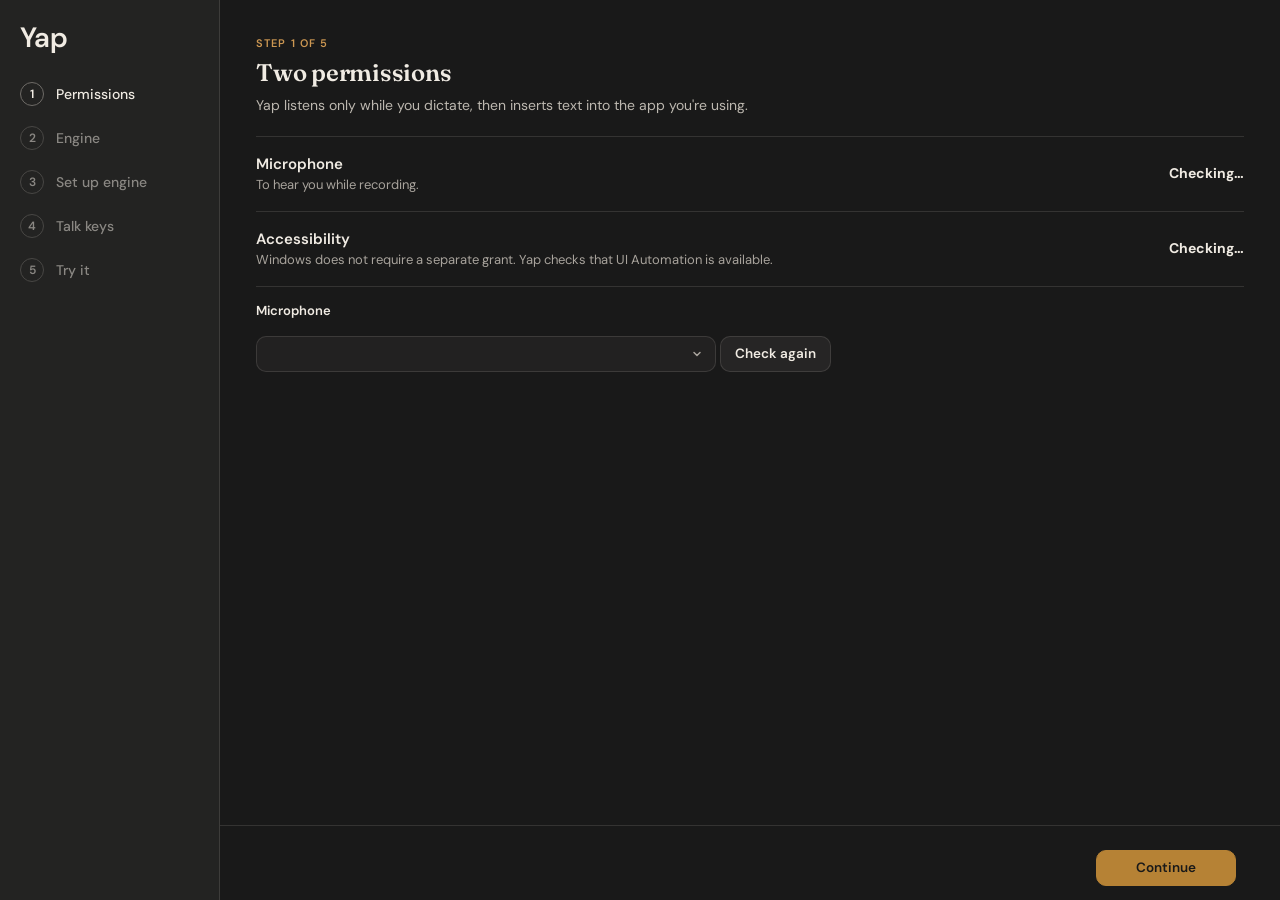
<file: app/ui/onboarding.html>
<!doctype html>
<html lang="en">
<head>
  <meta charset="utf-8">
  <meta name="viewport" content="width=device-width, initial-scale=1">
  <title>Welcome to Yap</title>
  <link rel="stylesheet" href="classical.css">
  <script src="theme.js"></script>
</head>
<body>
  <div class="onboarding">
    <div class="onboarding-body">
      <nav class="onboarding-nav" aria-label="Setup steps">
        <h1>Yap</h1>
        <button data-step="0" type="button"><span class="num">1</span>Permissions</button>
        <button data-step="1" type="button" disabled><span class="num">2</span>Engine</button>
        <button data-step="2" type="button" disabled><span class="num">3</span>Set up engine</button>
        <button data-step="3" type="button" disabled><span class="num">4</span>Talk keys</button>
        <button data-step="4" type="button" disabled><span class="num">5</span>Try it</button>
      </nav>
      <main class="onboarding-content">
        <div>
          <section id="step-0">
            <small class="step-kicker">Step 1 of 5</small>
            <h2>Two permissions</h2>
            <p>Yap listens only while you dictate, then inserts text into the app you're using.</p>
            <div class="row"><span>Microphone<br><small>To hear you while recording.</small></span><strong id="mic-state">Checking…</strong></div>
            <div class="row"><span>Accessibility<br><small id="access-hint">Windows does not require a separate grant. Yap checks that UI Automation is available.</small></span><strong id="access-state">Checking…</strong></div>
            <label class="field" for="microphone">Microphone</label>
            <select id="microphone" class="input"></select>
            <button id="check-permissions" type="button" class="btn btn-secondary">Check again</button>
            <p id="permission-error" role="status"></p>
          </section>
          <section id="step-1" hidden>
            <small class="step-kicker">Step 2 of 5</small>
            <h2>Where should speech be transcribed?</h2>
            <p>You can change this any time in Settings.</p>
            <label class="row radio choice"><input name="engine" type="radio" value="local" checked><span class="dot"></span><span>On this computer<br><small>Private and offline after downloading a Parakeet or Whisper model.</small></span><span class="tag tag-accent">Recommended</span></label>
            <label class="row radio choice"><input name="engine" type="radio" value="cloud"><span class="dot"></span><span>Cloud API<br><small>OpenAI, Groq, Fireworks AI or another OpenAI-compatible service, with your own API key.</small></span></label>
            <label class="row radio choice"><input name="engine" type="radio" value="remote"><span class="dot"></span><span>Self-hosted server<br><small>A transcription server you run on another machine.</small></span></label>
          </section>
          <section id="step-2" hidden>
            <small class="step-kicker">Step 3 of 5</small>
            <div id="local-setup">
              <h2>Download a model</h2>
              <p>Pick a model to run on this computer. Parakeet is the fastest on most PCs; Whisper covers more languages. More sizes are in Settings → On-device.</p>
              <div id="starter-models"></div>
            </div>
            <div id="cloud-setup" hidden>
              <h2>Connect a cloud provider</h2>
              <p>Audio is sent to the provider for each dictation and billed to your account. The key is kept in <span class="credential-store">Windows Credential Manager</span>, not in settings.</p>
              <label class="field" for="cloud-provider">Provider</label>
              <select id="cloud-provider" class="input"></select>
              <div id="custom-url-field" hidden>
                <label class="field" for="custom-url">Base URL</label>
                <input id="custom-url" class="input" type="url" placeholder="https://api.example.com/v1">
              </div>
              <label class="field" for="cloud-key">API key</label>
              <input id="cloud-key" class="input" type="password" autocomplete="off">
              <label class="field" for="cloud-model">Model</label>
              <select id="cloud-model" class="input"></select>
              <input id="cloud-model-text" class="input" type="text" placeholder="whisper-large-v3" hidden>
            </div>
            <div id="remote-setup" hidden>
              <h2>Connect a transcription server</h2>
              <p>Enter an OpenAI-compatible transcription endpoint. API keys are kept in <span class="credential-store">Windows Credential Manager</span>, not in settings.</p>
              <label class="field" for="endpoint">Transcription URL</label>
              <input id="endpoint" class="input" type="url" placeholder="https://asr.home.lan:9000/v1/audio/transcriptions">
              <label class="field" for="remote-model">Model</label>
              <input id="remote-model" class="input" type="text" placeholder="whisper-1">
              <label class="field" for="api-key">Auth token (optional)</label>
              <input id="api-key" class="input" type="password" autocomplete="off">
            </div>
          </section>
          <section id="step-3" hidden>
            <small class="step-kicker">Step 4 of 5</small>
            <h2>Set your talk keys</h2>
            <p>Press keys one at a time, then choose Save keys. Hold them together when dictating in other apps. Choose two different combinations.</p>
            <div class="rows">
              <div class="key-row">
                <div class="what"><strong>Hold to talk</strong><span>Hold, speak, release.</span></div>
                <div class="key-field">
                  <button id="hold-key" class="key-button" type="button" aria-label="Hold to talk"></button>
                  <button id="save-hold-key-capture" class="btn btn-primary" type="button" hidden>Save keys</button>
                  <button id="cancel-hold-key-capture" class="btn btn-secondary" type="button" hidden>Cancel</button>
                </div>
              </div>
              <div class="key-row">
                <div class="what"><strong>Toggle dictation</strong><span>Press to start and stop.</span></div>
                <div class="key-field">
                  <button id="toggle-key" class="key-button" type="button" aria-label="Toggle dictation"></button>
                  <button id="save-toggle-key-capture" class="btn btn-primary" type="button" hidden>Save keys</button>
                  <button id="cancel-toggle-key-capture" class="btn btn-secondary" type="button" hidden>Cancel</button>
                </div>
              </div>
            </div>
            <p style="margin-top:16px">Press Esc to cancel a recording without inserting text.</p>
          </section>
          <section id="step-4" hidden>
            <small class="step-kicker">Step 5 of 5</small>
            <h2>Try it</h2>
            <p>With the cursor in the box below, hold <strong id="hold-label"></strong>, say a sentence, then let go. Yap types your words into the box — exactly the way it will in any other app. For longer passages, press <strong id="toggle-label"></strong> once to start and again to stop.</p>
            <textarea id="practice" class="input" placeholder="Your words appear here" aria-label="Dictation practice"></textarea>
          </section>
          <div id="message" role="status"></div>
        </div>
        <footer><button id="back" class="btn btn-secondary" type="button" hidden>Back</button><button id="next" class="btn btn-primary" type="button">Continue</button></footer>
      </main>
    </div>
  </div>
  <script src="dictate.js"></script>
  <script src="keys.js"></script>
  <script src="models.js"></script>
  <script src="credentials.js"></script>
  <script>
    const invoke = window.__TAURI__.core.invoke;
    const status = document.getElementById('message');
    const microphone = document.getElementById('microphone');
    const holdKey = document.getElementById('hold-key');
    const toggleKey = document.getElementById('toggle-key');
    const endpoint = document.getElementById('endpoint');
    const remoteModel = document.getElementById('remote-model');
    const apiKey = document.getElementById('api-key');
    const next = document.getElementById('next');
    let step = 0;
    let reached = 0;
    let permissions = null;
    const mac = /Mac/.test(navigator.userAgent);
    document.querySelectorAll('.credential-store').forEach(store => { store.textContent = Credentials.store; });
    const accessMissing = mac ? 'Turn on Yap in System Settings › Privacy & Security › Accessibility, then check again.' : 'Windows UI Automation could not start.';
    if (mac) document.getElementById('access-hint').textContent = 'To hear your talk keys and type into other apps.';
    let models = [];
    let selectedModel = 'parakeet-tdt-0.6b-v3';
    let saved = null;
    const say = error => { status.textContent = String(error); };

    const keyText = (shortcut, separator = '+') => KeyCapture.labels(shortcut).join(separator);

    function showKeys(button, shortcut, prompt) {
      const caps = KeyCapture.labels(shortcut).map(part => {
        const cap = document.createElement('span');
        cap.className = 'keycap';
        cap.textContent = part;
        return cap;
      });
      const text = document.createElement('span');
      text.className = prompt ? 'listen' : 'hint';
      text.textContent = prompt || 'Click to change';
      button.replaceChildren(...caps, text);
    }

    function setKey(button, key) {
      button.value = key;
      showKeys(button, key);
    }

    const capture = KeyCapture.create({ onChange: renderCapture, onError: say });
    function renderCapture() {
      for (const [kind, button] of [['hold', holdKey], ['toggle', toggleKey]]) {
        const listening = capture.kind === kind;
        const preview = capture.shortcut();
        button.classList.toggle('listening', listening);
        if (listening) showKeys(button, preview, preview ? ' — add a key, or Save' : 'Press keys one at a time…');
        else showKeys(button, button.value);
        document.getElementById(`save-${kind}-key-capture`).hidden = !listening || !capture.shortcut();
        document.getElementById(`cancel-${kind}-key-capture`).hidden = !listening;
      }
    }

    const downloads = Models.downloads({
      onUpdate: () => {
        renderModels();
        const active = downloads.active;
        if (active) status.textContent = active.pct >= 100 ? `Unpacking ${active.id}…` : `Downloading ${active.id}: ${active.pct}%`;
      },
      onFinish: async payload => {
        status.textContent = payload.error || `${payload.id}: ${payload.state}`;
        try {
          models = (await Models.catalog()).models;
          renderModels();
        } catch (error) {
          say(error);
        }
      },
    });

    function engine() {
      return document.querySelector('[name="engine"]:checked').value;
    }

    function showStep(index) {
      if (step === 3 && index !== step) capture.cancel().catch(say);
      // Make sure the talk keys are live (not left in key-capture mode) on
      // every step but "Talk keys".
      if (index !== 3) invoke('cancel_key_capture').catch(() => {});
      step = index;
      for (let i = 0; i < 5; i++) {
        document.getElementById(`step-${i}`).hidden = i !== step;
        const nav = document.querySelector(`[data-step="${i}"]`);
        nav.disabled = i > reached;
        if (i === step) nav.setAttribute('aria-current', 'step');
        else nav.removeAttribute('aria-current');
        const done = i < reached && i !== step;
        nav.classList.toggle('done', done);
        nav.querySelector('.num').textContent = done ? '✓' : String(i + 1);
      }
      document.getElementById('back').hidden = step === 0;
      next.textContent = step === 4 ? 'Finish' : 'Continue';
      document.getElementById('local-setup').hidden = engine() !== 'local';
      document.getElementById('cloud-setup').hidden = engine() !== 'cloud';
      document.getElementById('remote-setup').hidden = engine() !== 'remote';
      for (const choice of document.querySelectorAll('[name="engine"]')) {
        choice.closest('.choice').classList.toggle('selected', choice.checked);
      }

      status.textContent = '';
      // Put the cursor in the practice box so the first try just works.
      if (step === 4) setTimeout(() => document.getElementById('practice').focus(), 0);
    }

    async function checkPermissions() {
      try {
        permissions = await invoke('onboarding_permissions', { index: Number(microphone.value) });
        document.getElementById('mic-state').textContent = permissions.microphone ? 'Ready' : 'Unavailable';
        document.getElementById('access-state').textContent = permissions.accessibility ? 'Ready' : 'Unavailable';
        document.getElementById('permission-error').textContent = permissions.microphoneError || (permissions.accessibility ? '' : accessMissing);
      } catch (error) {
        status.textContent = String(error);
      }
    }

    function renderModels() {
      const container = document.getElementById('starter-models');
      container.replaceChildren();
      for (const id of ['parakeet-tdt-0.6b-v3', 'large-v3-turbo', 'base']) {
        const item = models.find(model => model.id === id);
        if (!item || !item.available) continue;
        const row = document.createElement('div');
        row.className = 'row';
        const choice = document.createElement('input');
        choice.type = 'radio';
        choice.name = 'starter';
        choice.checked = selectedModel === id;
        choice.onchange = () => { selectedModel = id; renderModels(); };
        const label = document.createElement('span');
        label.textContent = `${Models.name(item)} · ${Models.formatBytes(item.bytes)}${id === 'parakeet-tdt-0.6b-v3' ? ' · recommended, fastest' : ''}`;
        const action = document.createElement('button');
        action.type = 'button';
        action.className = 'btn btn-secondary';
        if (downloads.active?.id === id) {
          action.textContent = 'Cancel';
          action.onclick = () => downloads.cancel(id).catch(say);
        } else if (item.path) {
          action.textContent = 'Ready';
          action.disabled = true;
        } else {
          action.textContent = 'Download';
          action.disabled = !!downloads.active;
          action.onclick = () => {
            selectedModel = id;
            downloads.start(id).catch(say);
          };
        }
        row.append(choice, label, action);
        container.append(row);
      }
    }

    let providers = [];
    function renderCloudFields() {
      const providerId = document.getElementById('cloud-provider').value;
      const provider = providers.find(p => p.id === providerId);
      const select = document.getElementById('cloud-model');
      const typed = document.getElementById('cloud-model-text');
      document.getElementById('custom-url-field').hidden = providerId !== 'custom';
      select.replaceChildren(...(provider?.models || []).map(m => new Option(m, m)));
      if (saved.cloudModels[providerId]) select.value = saved.cloudModels[providerId];
      select.hidden = !provider?.models.length;
      typed.hidden = !!provider?.models.length;
    }

    async function saveSettings() {
      const selected = models.find(item => item.id === selectedModel);
      const choice = engine();
      const next = { ...saved, engine: choice, microphoneIndex: Number(microphone.value), holdKey: holdKey.value, toggleKey: toggleKey.value };
      if (choice === 'local') {
        if (!selected?.path) throw new Error('Download a model before continuing.');
        next.localModelPath = selected.path;
      } else if (choice === 'cloud') {
        const providerId = document.getElementById('cloud-provider').value;
        const typed = document.getElementById('cloud-model-text');
        const model = typed.hidden ? document.getElementById('cloud-model').value : typed.value.trim();
        if (!model) throw new Error('Choose a model.');
        next.cloudProvider = providerId;
        next.cloudModels = { ...saved.cloudModels, [providerId]: model };
        if (providerId === 'custom') next.customBaseUrl = document.getElementById('custom-url').value.trim();
      } else {
        if (!endpoint.value.trim() || !remoteModel.value.trim()) throw new Error('Enter a server URL and model.');
        next.remoteEndpoint = endpoint.value.trim();
        next.remoteModel = remoteModel.value.trim();
      }
      saved = await invoke('save_settings', { settings: next });
      const cloudKey = document.getElementById('cloud-key');
      if (choice === 'cloud' && cloudKey.value) {
        await Credentials.save('cloud', saved.cloudProvider, cloudKey.value);
        cloudKey.value = '';
      }
      if (choice === 'cloud' && saved.cloudProvider !== 'custom' && !await Credentials.saved('cloud', saved.cloudProvider)) {
        throw new Error('Enter an API key.');
      }
      if (choice === 'remote' && apiKey.value) {
        await Credentials.save('remote', '', apiKey.value);
        apiKey.value = '';
      }
    }

    Promise.all([invoke('microphones'), invoke('current_settings'), Models.catalog()]).then(([devices, settings, catalog]) => {
      saved = settings;
      models = catalog.models;
      providers = catalog.providers.filter(p => p.supported);
      const providerSelect = document.getElementById('cloud-provider');
      for (const p of providers) providerSelect.add(new Option(p.label, p.id));
      providerSelect.value = providers.some(p => p.id === settings.cloudProvider) ? settings.cloudProvider : 'openai';
      providerSelect.onchange = renderCloudFields;
      document.getElementById('custom-url').value = settings.customBaseUrl;
      renderCloudFields();
      const installed = models.find(item => item.path === settings.localModelPath);
      if (installed) selectedModel = installed.id;
      for (const [index, name] of devices.entries()) {
        const option = document.createElement('option');
        option.value = index;
        option.textContent = name;
        microphone.add(option);
      }
      microphone.value = String(settings.microphoneIndex);
      document.querySelector(`[name="engine"][value="${settings.engine}"]`).checked = true;
      endpoint.value = settings.remoteEndpoint;
      remoteModel.value = settings.remoteModel;
      setKey(holdKey, settings.holdKey);
      setKey(toggleKey, settings.toggleKey);
      document.getElementById('hold-label').textContent = keyText(settings.holdKey, ' ');
      document.getElementById('toggle-label').textContent = keyText(settings.toggleKey, ' ');
      renderModels();
      showStep(0);
      checkPermissions();
    }).catch(error => status.textContent = String(error));

    for (const [kind, button] of [['hold', holdKey], ['toggle', toggleKey]]) {
      button.onclick = () => capture.begin(kind);
      document.getElementById(`cancel-${kind}-key-capture`).onclick = () => capture.cancel().catch(say);
      document.getElementById(`save-${kind}-key-capture`).onclick = async () => {
        const result = await capture.complete();
        if (result) setKey(button, result.shortcut);
      };
    }
    document.getElementById('check-permissions').onclick = checkPermissions;
    microphone.onchange = checkPermissions;
    for (const choice of document.querySelectorAll('[name="engine"]')) {
      choice.onchange = () => showStep(step);
    }
    for (const nav of document.querySelectorAll('[data-step]')) {
      nav.onclick = () => showStep(Number(nav.dataset.step));
    }
    document.getElementById('back').onclick = () => showStep(step - 1);
    next.onclick = async () => {
      next.disabled = true;
      try {
        if (step === 0 && (!permissions?.microphone || !permissions?.accessibility)) throw new Error('Check both permissions before continuing.');
        if (step === 2 || step === 3) await saveSettings();
        if (step === 3) {
          document.getElementById('hold-label').textContent = keyText(holdKey.value, ' ');
          document.getElementById('toggle-label').textContent = keyText(toggleKey.value, ' ');
        }
        if (step === 3 && holdKey.value === toggleKey.value) throw new Error('Talk keys must be different.');
        if (step === 4) {
          await saveSettings();
          await invoke('complete_onboarding');
          location.replace('index.html');
          return;
        }
        reached = Math.max(reached, step + 1);
        showStep(step + 1);
      } catch (error) {
        status.textContent = String(error);
      } finally {
        next.disabled = false;
      }
    };
    // "Try it" is normal dictation: the box is an ordinary text field, so
    // Yap inserts into it exactly as it would into any other app.
    const practiceBox = document.getElementById('practice');
    practiceBox.addEventListener('input', () => {
      if (practiceBox.value.trim()) status.textContent = 'It worked. Press Finish when you are ready.';
    });
    window.__TAURI__.event.listen('dictation-preview', ({ payload }) => { status.textContent = payload; });
  </script>
</body>
</html>
</file>
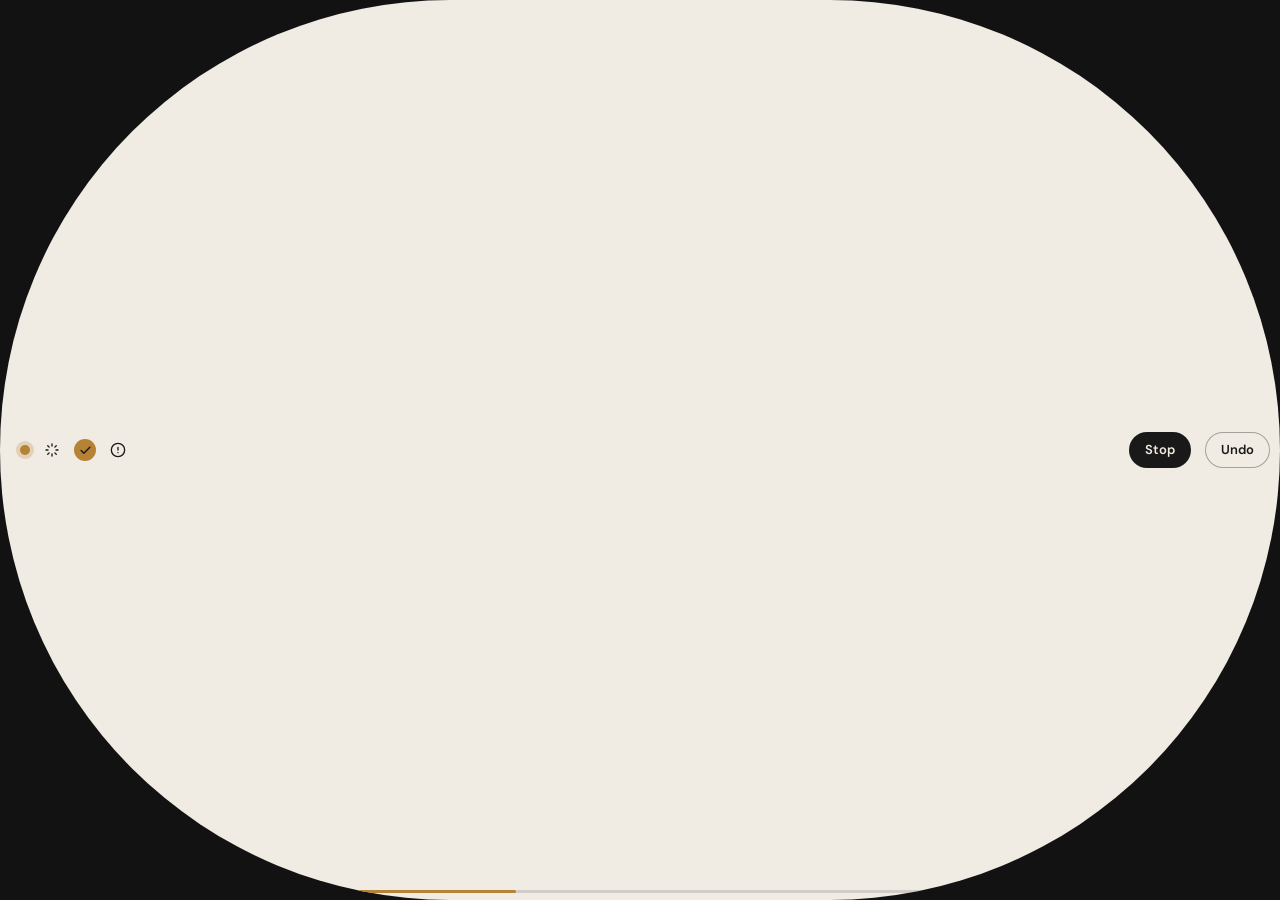
<file: app/ui/overlay.html>
<!doctype html>
<html lang="en">
<head>
  <meta charset="utf-8">
  <title>Yap recording</title>
  <link rel="stylesheet" href="classical.css">
  <script src="theme.js"></script>
  <style>
    html, body { background: transparent; overflow: hidden; }
    .bar { width: 100vw; height: 100vh; position: relative; display: flex; align-items: center; gap: 14px; padding: 0 10px 0 20px;
      background: var(--color-text); color: var(--color-bg); border-radius: 999px; overflow: hidden; user-select: none; }
    .bar.error { background: var(--color-accent); color: var(--color-on-accent); }
    .bar.minimal { width: fit-content; margin: 0 auto; padding: 0 20px; }
    .rec { width: 10px; height: 10px; flex: none; border-radius: 50%; background: var(--color-accent);
      box-shadow: 0 0 0 4px rgba(var(--rgb-accent), .25); animation: blink 1.4s ease-in-out infinite; }
    @keyframes blink { 0%, 100% { opacity: 1; } 50% { opacity: .45; } }
    .wave { display: flex; align-items: center; gap: 3px; height: 30px; }
    .wave span { width: 3px; height: 4px; border-radius: 3px; background: rgba(var(--rgb-bg), .85); transition: height 60ms linear; }
    .label { font-size: 13.5px; font-weight: 600; flex: 1; min-width: 0; white-space: nowrap; overflow: hidden; text-overflow: ellipsis; }
    .time, .detail { font-size: 13px; font-variant-numeric: tabular-nums; opacity: .7; white-space: nowrap; }
    .time, .detail { padding-right: 10px; }
    .detail { max-width: 190px; overflow: hidden; text-overflow: ellipsis; }
    .chk { width: 22px; height: 22px; flex: none; display: flex; align-items: center; justify-content: center; border-radius: 50%; background: var(--color-accent); color: #1E1E1D; }
    .scan { position: absolute; left: 20px; right: 20px; bottom: 7px; height: 3px; border-radius: 3px; overflow: hidden;
      background: rgba(var(--rgb-bg), .14); }
    .scan i { position: absolute; inset: 0 auto 0 0; width: 40%; border-radius: 3px; background: var(--color-accent); animation: scan 1.4s ease-in-out infinite; }
    @keyframes scan { from { transform: translateX(-100%); } to { transform: translateX(260%); } }
    .bar .btn { height: 36px; padding: 0 16px; border: 0; border-radius: 999px; font-size: 13px; font-weight: 600; }
    .stop { color: var(--color-text); background: var(--color-bg); }
    .outline { color: var(--color-bg); background: transparent; box-shadow: inset 0 0 0 1px rgba(var(--rgb-bg), .35); }
    .outline:hover { background: rgba(var(--rgb-bg), .12); }
    @media (prefers-reduced-motion: reduce) { .rec, .scan i { animation: none; } }
  </style>
</head>
<body>
  <div class="bar" id="bar">
    <span class="rec" id="rec"></span>
    <svg id="cpu" width="16" height="16" viewBox="0 0 24 24" fill="none" stroke="currentColor" stroke-width="2" stroke-linecap="round" aria-hidden="true"><path d="M12 3v3M12 18v3M3 12h3M18 12h3M5.6 5.6l2.1 2.1M16.3 16.3l2.1 2.1M5.6 18.4l2.1-2.1M16.3 7.7l2.1-2.1"/></svg>
    <span class="chk" id="check"><svg width="13" height="13" viewBox="0 0 24 24" fill="none" stroke="currentColor" stroke-width="3" stroke-linecap="round" stroke-linejoin="round" aria-hidden="true"><path d="M20 6 9 17l-5-5"/></svg></span>
    <svg id="warn" width="16" height="16" viewBox="0 0 24 24" fill="none" stroke="currentColor" stroke-width="2" stroke-linecap="round" stroke-linejoin="round"><circle cx="12" cy="12" r="10"/><path d="M12 8v4M12 16h.01"/></svg>
    <div class="wave" id="wave"></div>
    <span class="label" id="label"></span>
    <span class="detail" id="detail"></span>
    <span class="time" id="time"></span>
    <button class="btn stop" id="stop" type="button">Stop</button>
    <button class="btn outline" id="undo" type="button">Undo</button>
    <span class="scan" id="scan"><i></i></span>
  </div>
  <script>
    const { invoke } = window.__TAURI__.core;
    const { listen } = window.__TAURI__.event;
    const $ = id => document.getElementById(id);
    const report = message => invoke('overlay_log', { message: String(message) }).catch(() => {});
    window.addEventListener('error', event => report(`error: ${event.message} (${event.filename}:${event.lineno})`));
    window.addEventListener('unhandledrejection', event => report(`unhandled rejection: ${event.reason}`));
    const BARS = 20;
    const levels = new Array(BARS).fill(0);
    for (let i = 0; i < BARS; i++) $('wave').append(document.createElement('span'));
    let started = 0;
    let ticker = null;
    let recording = null;   // the recording state while it lasts
    let partial = '';

    // Shows the end of the live text: trims from the start until it fits.
    function fitTail(node, text) {
      node.textContent = text;
      if (node.scrollWidth <= node.clientWidth) return;
      let start = 0;
      while (start < text.length && node.scrollWidth > node.clientWidth) {
        start += Math.max(1, Math.floor((text.length - start) / 8));
        node.textContent = '…' + text.slice(start).trimStart();
      }
    }

    function renderRecordingLabel() {
      if (!recording || recording.minimal) return;
      const live = partial.length > 0;
      // Live text needs the room the level meter would use.
      show(['wave'], !live);
      $('label').style.flex = live || !recording.toggle ? '1' : '0';
      $('time').style.flex = live || !recording.toggle ? '' : '1';
      $('label').style.fontWeight = live ? '500' : '600';
      if (live) fitTail($('label'), partial);
      else $('label').textContent = recording.toggle ? '' : 'Release to insert';
    }

    const show = (ids, on) => ids.forEach(id => $(id).toggleAttribute('hidden', !on));
    const all = ['rec', 'cpu', 'check', 'warn', 'wave', 'detail', 'time', 'stop', 'undo', 'scan'];

    function tick() {
      const seconds = Math.floor((Date.now() - started) / 1000);
      $('time').textContent = `${Math.floor(seconds / 60)}:${String(seconds % 60).padStart(2, '0')}`;
    }

    function render(state) {
      clearInterval(ticker);
      show(all, false);
      $('bar').classList.toggle('error', state.state === 'error');
      const minimal = state.state === 'recording' && state.minimal;
      $('bar').classList.toggle('minimal', minimal);
      $('label').hidden = minimal;
      $('detail').textContent = '';
      recording = state.state === 'recording' ? state : null;
      $('label').style.fontWeight = '600';
      $('time').style.flex = '';
      if (state.state === 'recording') {
        started = Date.now();
        levels.fill(0);
        partial = '';
        if (minimal) {
          show(['wave'], true);
          return;
        }
        show(['rec', 'wave', 'time'], true);
        renderRecordingLabel();
        show(['stop'], state.toggle);
        tick();
        ticker = setInterval(tick, 250);
      } else if (state.state === 'transcribing') {
        show(['cpu', 'detail', 'scan'], true);
        $('label').style.flex = '1';
        $('label').textContent = 'Transcribing';
        $('detail').textContent = state.model ? `${state.engine} · ${state.model}` : state.engine;
      } else if (state.state === 'polishing') {
        show(['cpu', 'scan'], true);
        $('label').style.flex = '1';
        $('label').textContent = 'Cleaning up';
      } else if (state.state === 'done') {
        show(['check', 'undo'], true);
        $('label').style.flex = '1';
        $('label').textContent = `Inserted ${state.words} word${state.words === 1 ? '' : 's'} into ${state.app}`;
      } else if (state.state === 'error') {
        show(['warn'], true);
        $('label').style.flex = '1';
        $('label').textContent = state.message;
        $('label').title = state.message;
      }
    }

    listen('overlay-state', ({ payload }) => render(payload));
    listen('overlay-partial', ({ payload }) => {
      partial = payload || '';
      renderRecordingLabel();
    });
    listen('overlay-level', ({ payload }) => {
      // Scale RMS (speech is roughly 0.01–0.2) to 0–1 with a soft curve.
      levels.shift();
      levels.push(Math.min(1, Math.sqrt(payload * 8)));
      $('wave').childNodes.forEach((bar, i) => { bar.style.height = `${4 + levels[i] * 28}px`; });
    });
    listen('overlay-draw-check', ({ payload }) => {
      invoke('overlay_drawn', { check: payload, stage: 'received', visibility: document.visibilityState }).catch(() => {});
      requestAnimationFrame(() => invoke('overlay_drawn', { check: payload, stage: 'drawn', visibility: document.visibilityState }).catch(() => {}));
    });
    $('stop').onclick = () => invoke('overlay_stop').catch(() => {});
    $('undo').onclick = () => invoke('overlay_undo').catch(() => {});
    render({ state: 'hidden' });
    report(`loaded (${document.visibilityState})`);
  </script>
</body>
</html>
</file>
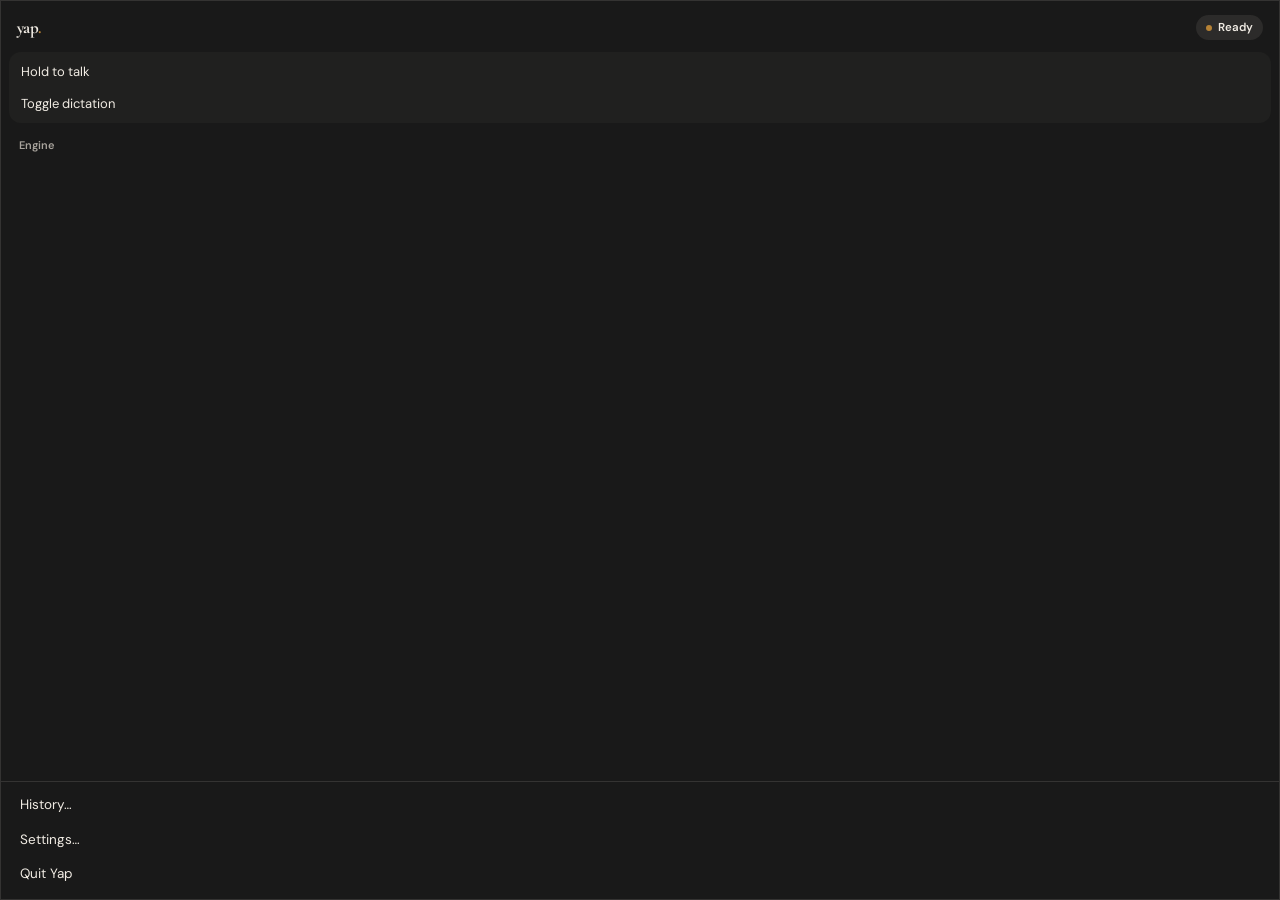
<file: app/ui/tray.html>
<!doctype html>
<html lang="en">
<head>
  <meta charset="utf-8">
  <title>Yap</title>
  <link rel="stylesheet" href="classical.css">
  <script src="theme.js"></script>
  <style>
    html, body { overflow: hidden; }
    .pop { height: 100vh; display: flex; flex-direction: column; background: var(--color-bg); border: 1px solid var(--color-divider); }
    .head { display: flex; align-items: center; gap: 10px; padding: 14px 16px 12px; }
    .head .wm { flex: 1; }
    .ready { display: inline-flex; align-items: center; gap: 6px; padding: 4px 10px; border-radius: 999px; background: var(--color-neutral-200); font-size: 11.5px; font-weight: 600; }
    .ready i { width: 6px; height: 6px; border-radius: 50%; background: var(--color-accent); }
    .ready.busy { background: var(--color-accent-100); color: var(--color-accent-800); }
    .update { margin: 0 8px 8px; padding: 10px 10px 10px 12px; border-radius: 12px; display: flex; align-items: center; gap: 10px;
      background: var(--color-accent-100); color: var(--color-accent-800); }
    .update svg { flex: none; }
    .update .text { flex: 1; display: flex; flex-direction: column; min-width: 0; }
    .update strong { font-size: 13px; }
    .update span { font-size: 12px; }
    .update .btn { padding: 6px 12px; font-size: 12.5px; }
    .keys { margin: 0 8px; padding: 8px; border-radius: 12px; display: flex; flex-direction: column; gap: 8px;
      background: var(--color-tray-keys); }
    .keys div { display: flex; align-items: center; gap: 6px; padding: 2px 4px; }
    .keys div > span:first-child { font-size: 13px; flex: 1; }
    .label { padding: 14px 18px 4px; font-size: 11px; font-weight: 600; color: var(--color-neutral-600); }
    .engines { display: flex; flex-direction: column; gap: 2px; }
    .engine { display: flex; align-items: center; gap: 12px; margin: 0 8px; padding: 9px 10px; border: 0; border-radius: 12px; background: transparent; text-align: left; }
    .engine:hover { background: rgba(var(--rgb-text), .06); }
    .engine[aria-checked='true'] { background: var(--color-accent-100); }
    .engine .ring { width: 16px; height: 16px; flex: none; display: flex; align-items: center; justify-content: center; border-radius: 50%; border: 1.5px solid var(--color-neutral-400); }
    .engine[aria-checked='true'] .ring { border-color: var(--color-accent); }
    .engine[aria-checked='true'] .ring::after { content: ""; width: 8px; height: 8px; border-radius: 50%; background: var(--color-accent); }
    .engine .text { flex: 1; display: flex; flex-direction: column; min-width: 0; }
    .engine .text strong { font-size: 13.5px; font-weight: 600; }
    .engine .text span { font-size: 12px; color: var(--color-neutral-600); white-space: nowrap; overflow: hidden; text-overflow: ellipsis; }
    .engine.unready .text span { font-style: italic; }
    .menu { display: flex; flex-direction: column; margin-top: auto; padding: 6px 8px 8px; border-top: 1px solid var(--color-divider); }
    .menu .btn { justify-content: flex-start; font-weight: 400; font-size: 13.5px; padding: 8px 10px; }
    .menu .btn:hover { background: var(--color-surface); }
    #error { font-size: 12px; padding: 4px 18px 0; color: var(--color-accent-700); }
    #error:empty { display: none; }
  </style>
</head>
<body>
  <div class="pop">
    <div class="head"><span class="wm">yap<i>.</i></span><span class="ready" id="status"><i></i><span id="status-text">Ready</span></span></div>
    <!-- Only shown while an update is waiting. -->
    <div class="update" id="update" role="status" hidden>
      <svg width="16" height="16" viewBox="0 0 24 24" fill="none" stroke="currentColor" stroke-width="2" stroke-linecap="round" stroke-linejoin="round" aria-hidden="true"><path d="M12 3v12M7 10l5 5 5-5M5 21h14"/></svg>
      <span class="text"><strong id="update-title"></strong><span id="update-detail">Installs and restarts Yap.</span></span>
      <button class="btn btn-primary" type="button" id="install-update">Install</button>
    </div>
    <div class="keys">
      <div><span>Hold to talk</span><span id="hold"></span></div>
      <div><span>Toggle dictation</span><span id="toggle"></span></div>
    </div>
    <div class="label">Engine</div>
    <div class="engines" id="engines" role="radiogroup" aria-label="Engine"></div>
    <div id="error" role="status"></div>
    <div class="menu">
      <button class="btn" type="button" id="history">History…</button>
      <button class="btn" type="button" id="settings">Settings…</button>
      <button class="btn" type="button" id="quit">Quit Yap</button>
    </div>
  </div>
  <script src="keys.js"></script>
  <script>
    const { invoke } = window.__TAURI__.core;
    const { listen } = window.__TAURI__.event;
    const $ = id => document.getElementById(id);

    function caps(shortcut) {
      const wrap = document.createElement('span');
      wrap.style.cssText = 'display:inline-flex;gap:6px';
      for (const part of KeyCapture.labels(shortcut)) {
        const cap = document.createElement('span');
        cap.className = 'keycap keycap-small';
        cap.textContent = part;
        wrap.append(cap);
      }
      return wrap;
    }

    // ---------- update ready ----------
    // The backend reports a waiting update as `updateVersion` in tray_state
    // (null when there is none) and with an `update-ready` event.
    function showUpdate(version) {
      $('update').hidden = !version;
      if (version) $('update-title').textContent = `Yap ${version} is ready`;
    }
    $('install-update').onclick = async () => {
      $('install-update').disabled = true;
      $('update-detail').textContent = 'Installing…';
      try {
        await invoke('install_update');
      } catch (error) {
        $('update-detail').textContent = 'Installs and restarts Yap.';
        $('error').textContent = String(error);
        $('install-update').disabled = false;
      }
    };

    async function refresh() {
      try {
        const state = await invoke('tray_state');
        $('status-text').textContent = state.status;
        $('status').classList.toggle('busy', state.status !== 'Ready');
        showUpdate(state.updateVersion);
        $('hold').replaceChildren(caps(state.holdKey));
        $('toggle').replaceChildren(caps(state.toggleKey));
        const list = $('engines');
        list.replaceChildren();
        for (const engine of state.engines) {
          const button = document.createElement('button');
          button.type = 'button';
          button.className = 'engine' + (engine.ready ? '' : ' unready');
          button.setAttribute('role', 'radio');
          button.setAttribute('aria-checked', String(engine.id === state.engine));
          button.innerHTML = '<span class="ring"></span><span class="text"><strong></strong><span></span></span>';
          button.querySelector('strong').textContent = engine.label;
          button.querySelector('.text span').textContent = engine.detail;
          button.onclick = async () => {
            if (engine.id === state.engine) return;
            try { await invoke('set_engine', { engine: engine.id }); $('error').textContent = ''; }
            catch (error) { $('error').textContent = String(error); }
            refresh();
          };
          list.append(button);
        }
      } catch (error) {
        $('error').textContent = String(error);
      }
    }

    $('history').onclick = () => invoke('open_window', { page: 'history' });
    $('settings').onclick = () => invoke('open_window', { page: 'settings' });
    $('quit').onclick = () => invoke('quit_app');
    window.addEventListener('keydown', event => { if (event.key === 'Escape') window.__TAURI__.window.getCurrentWindow().hide(); });
    listen('tray-refresh', () => { $('error').textContent = ''; refresh(); });
    listen('settings-changed', refresh);
    listen('update-ready', ({ payload }) => showUpdate(payload));
    refresh();
  </script>
</body>
</html>
</file>
<file: app/ui/classical.css>
/* Graphite design system (tokens + components), followed by Yap's window layouts.
   Dark is the default; <html data-theme="light"> switches to light. Fonts are bundled; nothing loads remotely. */
@font-face { font-family: 'DM Sans'; src: url('fonts/dm-sans-latin.woff2') format('woff2'); font-weight: 100 1000; }
@font-face { font-family: 'Fraunces'; src: url('fonts/fraunces-latin.woff2') format('woff2'); font-weight: 100 900; }
@font-face { font-family: 'Cormorant Garamond'; src: url('fonts/cormorant-bold-latin.woff2') format('woff2'); font-weight: 700; }

:root {
  color-scheme: dark;
  --color-bg: #191919;
  --color-surface: #232322;
  --color-text: #F0EBE3;
  --color-accent: #B68235;
  --color-on-accent: #191919;
  --rgb-text: 240, 235, 227;
  --rgb-bg: 25, 25, 25;
  --rgb-accent: 182, 130, 53;
  --rgb-accent-100: 46, 38, 28;
  --color-divider: rgba(var(--rgb-text), .12);
  --color-input-bg: #222121;
  --color-accent-hover: #BD8F4A;
  --color-tray-keys: #20201F;
  --select-arrow: url("data:image/svg+xml,%3Csvg xmlns='http://www.w3.org/2000/svg' width='12' height='12' viewBox='0 0 12 12'%3E%3Cpath d='M3 4.5 6 7.5 9 4.5' fill='none' stroke='%23A8A39C' stroke-width='1.5' stroke-linecap='round' stroke-linejoin='round'/%3E%3C/svg%3E");
  --color-keyshadow: rgba(0, 0, 0, .45);
  --color-neutral-100: #232322;
  --color-neutral-200: #2C2B2A;
  --color-neutral-300: #3A3937;
  --color-neutral-400: #6E6B67;
  --color-neutral-500: #8C8883;
  --color-neutral-600: #A8A39C;
  --color-neutral-700: #BDB8B0;
  --color-neutral-800: #E0DBD3;
  --color-neutral-900: #F0EBE3;
  --color-accent-100: #2E261C;
  --color-accent-200: #3D3022;
  --color-accent-300: #6E5230;
  --color-accent-400: #94703A;
  --color-accent-600: #C38E45;
  --color-accent-700: #CC9752;
  --color-accent-800: #D9A866;
  --color-accent-900: #E8C48E;
  --shadow-sm: 0 1px 2px rgba(0, 0, 0, .35);
  --shadow-md: 0 6px 18px -4px rgba(0, 0, 0, .45);
  --shadow-lg: 0 20px 44px -12px rgba(0, 0, 0, .6), 0 2px 6px rgba(0, 0, 0, .28);
  --font-heading: 'Fraunces', Georgia, serif;
  --font-body: 'DM Sans', system-ui, sans-serif;
  --font-logo: 'Cormorant Garamond', Georgia, serif;
  --radius-sm: 6px;
  --radius-md: 10px;
  --radius-lg: 16px;
  --mono: ui-monospace, Consolas, monospace;
}

:root[data-theme='light'] {
  color-scheme: light;
  --color-bg: #F5F3EF;
  --color-surface: #E6E3DE;
  --color-text: #1E1E1D;
  --color-on-accent: #1E1E1D;
  --rgb-text: 30, 30, 29;
  --rgb-bg: 245, 243, 239;
  --rgb-accent-100: 241, 230, 212;
  --color-divider: rgba(var(--rgb-text), .12);
  --color-input-bg: #ECEAE7;
  --color-accent-hover: #A47632;
  --color-tray-keys: #EAE8E3;
  --select-arrow: url("data:image/svg+xml,%3Csvg xmlns='http://www.w3.org/2000/svg' width='12' height='12' viewBox='0 0 12 12'%3E%3Cpath d='M3 4.5 6 7.5 9 4.5' fill='none' stroke='%236B6761' stroke-width='1.5' stroke-linecap='round' stroke-linejoin='round'/%3E%3C/svg%3E");
  --color-keyshadow: rgba(30, 30, 29, .12);
  --color-neutral-100: #ECE9E4;
  --color-neutral-200: #E0DCD6;
  --color-neutral-300: #CFCAC3;
  --color-neutral-400: #A9A49D;
  --color-neutral-500: #8A857E;
  --color-neutral-600: #6B6761;
  --color-neutral-700: #55524D;
  --color-neutral-800: #3A3835;
  --color-neutral-900: #1E1E1D;
  --color-accent-100: #F1E6D4;
  --color-accent-200: #E8D3B2;
  --color-accent-300: #D9B57E;
  --color-accent-400: #C79A58;
  --color-accent-600: #9A6C2C;
  --color-accent-700: #875E22;
  --color-accent-800: #6B4919;
  --color-accent-900: #4A3311;
  --shadow-sm: 0 1px 2px rgba(30, 30, 29, .10);
  --shadow-md: 0 6px 18px -4px rgba(30, 30, 29, .16);
  --shadow-lg: 0 18px 40px -12px rgba(30, 30, 29, .22), 0 2px 6px rgba(30, 30, 29, .08);
}

*, *::before, *::after { box-sizing: border-box; }
html, body { height: 100%; }
body { margin: 0; background: var(--color-bg); color: var(--color-text); font: 14px/1.5 var(--font-body); }
h1, h2, h3 { font-family: var(--font-heading); font-weight: 600; line-height: 1.15; letter-spacing: -0.01em; margin: 0 0 4px; }
h1 { font-size: 26px; }
h2 { font-size: 24px; }
h3 { font-size: 22px; }
a { color: var(--color-accent-700); text-underline-offset: 3px; }
a:hover { color: var(--color-accent-800); }
button, input, select, textarea { font: inherit; color: inherit; }
button { cursor: pointer; }
:focus { outline: none; }
:focus-visible { outline: 2px solid var(--color-accent); outline-offset: 2px; }
::selection { background: rgba(var(--rgb-accent), .35); }
[hidden] { display: none !important; }
.muted { color: var(--color-neutral-600); }
.mono { font-family: var(--mono); font-size: 13px; }
.kicker { font-size: 10px; letter-spacing: .1em; text-transform: uppercase; color: var(--color-neutral-600); }

/* — buttons — */
.btn { display: inline-flex; align-items: center; justify-content: center; gap: 6px; white-space: nowrap;
  font-family: var(--font-body); font-weight: 600; font-size: 13.5px; line-height: 1.2;
  color: var(--color-text); background: transparent; border: 1px solid transparent;
  padding: 9px 14px; border-radius: var(--radius-md); }
.btn svg { display: block; }
.btn:disabled { opacity: .45; cursor: not-allowed; }
.btn-primary { background: var(--color-accent); color: var(--color-on-accent); border-color: var(--color-accent); }
.btn-primary:hover:not(:disabled) { background: var(--color-accent-hover); }
.btn-secondary { background: rgba(var(--rgb-text), .06); border-color: var(--color-divider); }
.btn-secondary:hover:not(:disabled) { background: rgba(var(--rgb-text), .11); }
.btn-ghost { color: var(--color-accent-700); padding-inline: 8px; }
.btn-ghost:hover:not(:disabled) { background: rgba(var(--rgb-accent), .12); }
.btn-icon { width: 28px; height: 28px; padding: 0; }
.btn-small { padding: 4px 10px; font-size: 12px; border-radius: var(--radius-sm); }

/* — forms — */
.input { width: 100%; min-height: 36px; padding: 6px 12px; font-size: 14px; color: var(--color-text);
  caret-color: var(--color-accent); background: var(--color-input-bg);
  border: 1px solid var(--color-divider); border-radius: var(--radius-md); }
.input::placeholder { color: var(--color-neutral-500); }
.input:hover { border-color: rgba(var(--rgb-text), .28); }
.input:focus-visible { border-color: var(--color-accent); outline: 3px solid rgba(var(--rgb-accent), .25); outline-offset: 0; }
.input:disabled { opacity: .5; }
select.input { -webkit-appearance: none; appearance: none; padding-right: 32px;
  background-image: var(--select-arrow); background-repeat: no-repeat; background-position: right 12px center; background-size: 12px; }
select.input option { background: var(--color-bg); color: var(--color-text); }
textarea.input { min-height: 90px; resize: vertical; }
.radio { display: inline-flex; align-items: center; gap: 8px; cursor: pointer; font-size: 14px; position: relative; }
.radio input, .seg-opt input { position: absolute; opacity: 0; width: 0; height: 0; pointer-events: none; }
.radio .dot { width: 16px; height: 16px; flex: none; border-radius: 50%; border: 1.5px solid var(--color-neutral-400); }
.radio:hover .dot { border-color: var(--color-accent); }
.radio input:checked + .dot { border-color: var(--color-accent); background: var(--color-accent); box-shadow: inset 0 0 0 4px var(--color-bg); }
.radio input:focus-visible + .dot { outline: 2px solid var(--color-accent); outline-offset: 2px; }
.seg { display: inline-flex; padding: 3px; gap: 3px; background: rgba(var(--rgb-text), .06); border-radius: var(--radius-md); }
.seg-opt { position: relative; display: inline-flex; font-size: 13px; cursor: pointer; }
.seg-opt span { display: inline-flex; align-items: center; gap: 6px; padding: 6px 14px; border-radius: 7px; }
.seg-opt input:checked + span { background: var(--color-bg); box-shadow: var(--shadow-sm); font-weight: 600; }
.seg-opt input:focus-visible + span { outline: 2px solid var(--color-accent); outline-offset: -2px; }
@supports not selector(:focus-visible) {
  :focus { outline: 2px solid var(--color-accent); outline-offset: 2px; }
  .input:focus { border-color: var(--color-accent); outline: 3px solid rgba(var(--rgb-accent), .25); outline-offset: 0; }
  .radio input:focus + .dot { outline: 2px solid var(--color-accent); outline-offset: 2px; }
  .seg-opt input:focus + span { outline: 2px solid var(--color-accent); outline-offset: -2px; }
}
.switch { width: 38px; height: 22px; flex: none; padding: 2px; display: flex; justify-content: flex-start; align-items: center;
  border: 1.5px solid var(--color-divider); border-radius: 999px; background: transparent; }
.switch span { width: 15px; height: 15px; border-radius: 50%; background: var(--color-neutral-400); }
.switch[aria-checked='true'] { justify-content: flex-end; border-color: var(--color-accent); background: var(--color-accent); }
.switch[aria-checked='true'] span { background: var(--color-on-accent); }
.switch:disabled { opacity: .45; cursor: not-allowed; }

/* — tags and keycaps — */
.tag { display: inline-flex; align-items: center; gap: 6px; font-size: 11.5px; font-weight: 600; padding: 3px 10px; border-radius: 999px; }
.tag-accent { background: var(--color-accent-100); color: var(--color-accent-800); }
.tag-neutral { background: var(--color-neutral-200); color: var(--color-neutral-800); }
.keycap { min-width: 34px; height: 32px; padding: 0 10px; display: inline-flex; align-items: center; justify-content: center;
  background: var(--color-bg); border: 1px solid var(--color-divider); border-radius: 8px; box-shadow: 0 2px 0 var(--color-keyshadow);
  font-size: 13px; font-weight: 600; }
.keycap-small { min-width: 26px; height: 24px; padding: 0 7px; font-size: 11px; border-radius: 7px; }

/* — wordmark — */
.wm { display: inline-flex; align-items: baseline; font: 700 17px/1 var(--font-logo); letter-spacing: -0.03em; color: var(--color-text); }
.wm i { font-style: normal; color: #B68235; letter-spacing: 0; }

/* — window chrome — */
.status-line { padding: 6px 16px; min-height: 30px; font-size: 12px; border-top: 1px solid var(--color-divider); background: var(--color-surface); }
.status-line:empty { display: none; }

/* — settings (2b–2f) — */
.settings { height: 100vh; display: flex; flex-direction: column; }
.settings-body { flex: 1; display: flex; min-height: 0; }
.settings-nav { width: 208px; flex: none; display: flex; flex-direction: column; background: var(--color-surface); border-right: 1px solid var(--color-divider); }
.settings-nav .kicker { padding: 20px 16px 8px; }
.settings-nav button { display: flex; align-items: center; gap: 10px; padding: 9px 16px; border: 0; background: transparent; font-size: 14px; text-align: left; }
.settings-nav button svg { flex: none; }
.settings-nav button .label { flex: 1; }
.settings-nav button .dot { width: 7px; height: 7px; border-radius: 50%; background: transparent; }
.settings-nav button.engine-active .dot { background: var(--color-accent); }
.settings-nav button:hover { background: rgba(var(--rgb-accent-100), .6); }
.settings-nav button[aria-current='page'] { background: var(--color-accent-100); color: var(--color-accent-800); }
.settings-nav .nav-bottom { margin-top: auto; }
.settings-active { padding: 14px 16px; border-top: 1px solid var(--color-divider); display: flex; flex-direction: column; gap: 2px; }
.settings-active strong { font-size: 13px; }
.settings-active span:last-child { font-size: 12px; opacity: .65; }
.settings-panel { flex: 1; min-width: 0; overflow: auto; padding: 28px 32px; }
.settings-panel.flush { padding: 0; overflow: hidden; display: flex; }
.panel-head { display: flex; align-items: flex-start; gap: 16px; margin-bottom: 20px; }
.panel-head > div { flex: 1; }
.panel-head p, .panel-intro { font-size: 14px; opacity: .7; margin: 0; }
.panel-intro { margin-bottom: 24px; }
.rows { display: flex; flex-direction: column; border-top: 1px solid var(--color-divider); }
.key-row { display: grid; grid-template-columns: 170px 1fr; gap: 24px; padding: 20px 0; border-bottom: 1px solid var(--color-divider); }
.key-row .what { display: flex; flex-direction: column; gap: 4px; padding-top: 4px; }
.key-row .what strong { font-size: 14px; }
.key-row .what span, .setting-row .what span { font-size: 12px; opacity: .65; }
.key-field { display: flex; gap: 8px; }
.key-button { flex: 1; min-height: 52px; display: flex; align-items: center; gap: 6px; padding: 8px 12px; background: var(--color-surface); border: 1.5px solid var(--color-divider); border-radius: 12px; text-align: left; }
.key-button .hint { margin-left: auto; font-size: 12px; opacity: .6; }
.key-button.listening { border-color: var(--color-accent); animation: ys-pulse 1.2s ease-in-out infinite; }
.key-button.listening .listen { font-size: 14px; color: var(--color-accent-700); font-weight: 600; }
@keyframes ys-pulse { 0%, 100% { border-color: var(--color-accent); } 50% { border-color: var(--color-accent-300); } }
.conflict { font-size: 12px; font-weight: 600; color: var(--color-accent-700); margin-top: 8px; display: block; }
.setting-row { display: flex; align-items: center; gap: 16px; padding: 14px 0; border-bottom: 1px solid var(--color-divider); }
.setting-row.top { align-items: flex-start; }
.setting-row .what { flex: 1; display: flex; flex-direction: column; gap: 2px; }
.setting-row .what strong { font-size: 14px; }
.setting-row .control { width: 260px; display: flex; flex-direction: column; gap: 8px; }
.form-grid { display: grid; grid-template-columns: 150px 1fr; gap: 18px 24px; align-items: center; border-top: 1px solid var(--color-divider); padding-top: 20px; }
.form-grid > strong { font-size: 13px; }
.form-grid .input { max-width: 420px; }
.field-row { display: flex; gap: 8px; align-items: center; max-width: 520px; }
.test-row { display: flex; align-items: center; gap: 12px; }
.test-row span { font-size: 13px; font-weight: 600; }
.note { margin-top: 24px; padding: 12px 14px; background: var(--color-surface); border-radius: var(--radius-md); font-size: 12px; display: flex; gap: 10px; align-items: flex-start; max-width: 640px; }
.family { display: flex; flex-direction: column; border-bottom: 1px solid var(--color-divider); }
.family > button { display: grid; grid-template-columns: 16px 1fr auto; gap: 12px; align-items: center; padding: 12px 0; border: 0; background: transparent; text-align: left; }
.family > button svg { transition: transform .12s; }
.family.open > button svg { transform: rotate(90deg); }
.family > button .name { font-size: 14px; font-weight: 600; }
.family > button .name span { font-weight: 400; opacity: .6; }
.family > button .langs { display: block; font-size: 12px; opacity: .65; }
.family > button .summary { display: flex; align-items: center; gap: 8px; font-size: 12px; font-variant-numeric: tabular-nums; }
.family > button .summary span:last-child { opacity: .65; }
.family.unavailable > button { cursor: default; }
.variants { display: flex; flex-direction: column; margin: 0 0 10px 28px; border-top: 1px solid var(--color-divider); }
.variant { display: grid; grid-template-columns: 22px 1fr 70px 170px; gap: 10px; align-items: center; padding: 8px 0; border-bottom: 1px solid var(--color-neutral-200); }
.variant .pick { width: 16px; height: 16px; border-radius: 50%; padding: 0; border: 1.5px solid var(--color-divider); background: transparent; box-shadow: inset 0 0 0 3px var(--color-bg); }
.variant .pick[aria-checked='true'] { border-color: var(--color-accent); background: var(--color-accent); }
.variant .pick:disabled { cursor: default; opacity: .5; }
.variant .title { display: flex; flex-direction: column; min-width: 0; }
.variant .title strong { font-size: 13px; }
.variant .title span { font-size: 12px; opacity: .65; }
.variant .size { font-size: 12px; font-variant-numeric: tabular-nums; opacity: .75; }
.variant .actions { display: flex; justify-content: flex-end; align-items: center; gap: 6px; font-size: 12px; }
.progress { flex: 1; display: flex; flex-direction: column; gap: 3px; }
.progress div { height: 4px; border-radius: 2px; overflow: hidden; background: var(--color-neutral-200); }
.progress div span { display: block; height: 4px; background: var(--color-accent); }
.progress > span { font-size: 11px; opacity: .7; font-variant-numeric: tabular-nums; }
.storage { display: flex; align-items: center; gap: 12px; margin-top: 16px; font-size: 12px; }
.storage span { opacity: .65; }
.storage .btn { margin-left: auto; }

/* — history (2g) — */
.history-tab { flex: 1; min-width: 0; display: flex; flex-direction: column; }
.history-toolbar { display: flex; align-items: center; gap: 10px; padding: 12px 16px; border-bottom: 1px solid var(--color-divider); }
.history-search { position: relative; flex: 1; max-width: 360px; }
.history-search svg { position: absolute; left: 10px; top: 50%; transform: translateY(-50%); color: var(--color-neutral-600); pointer-events: none; }
.history-search input { padding-left: 32px; }
.history-toolbar select { width: 180px; }
.history-toolbar > span { margin-left: auto; font-size: 12px; color: var(--color-neutral-600); font-variant-numeric: tabular-nums; }
.history-content { display: flex; flex: 1; min-height: 0; }
.history-list { width: 42%; min-width: 240px; max-width: 380px; flex: none; overflow: auto; border-right: 1px solid var(--color-divider); }
.history-list > p { padding: 32px 16px; margin: 0; font-size: 13px; color: var(--color-neutral-600); }
.history-day { position: sticky; top: 0; padding: 10px 16px 6px; background: var(--color-bg); border-bottom: 1px solid var(--color-divider); text-transform: uppercase; letter-spacing: .1em; font-size: 10px; font-weight: 600; color: var(--color-neutral-600); }
.history-row { display: flex; flex-direction: column; gap: 4px; width: 100%; padding: 12px 16px; background: transparent; color: var(--color-text); border: 0; border-bottom: 1px solid var(--color-divider); text-align: left; }
.history-row:hover { background: rgba(var(--rgb-accent-100), .6); }
.history-row[aria-selected='true'] { background: var(--color-accent-100); }
.history-row-head { display: flex; align-items: baseline; gap: 8px; font-size: 12px; }
.history-row-head span { color: var(--color-neutral-600); }
.history-row-head span:last-child { margin-left: auto; font-variant-numeric: tabular-nums; }
.history-row-text { display: -webkit-box; overflow: hidden; -webkit-line-clamp: 2; -webkit-box-orient: vertical; font-size: 13px; line-height: 1.4; }
.history-detail { flex: 1; min-width: 0; overflow: auto; padding: 28px 32px; }
.history-detail > p:only-child { font-size: 14px; color: var(--color-neutral-600); }
.history-detail-head { display: flex; align-items: flex-start; gap: 12px; margin-bottom: 20px; }
.history-detail-head div { flex: 1; display: flex; flex-direction: column; gap: 4px; }
.history-detail-head small { font-size: 11px; font-weight: 600; letter-spacing: .1em; text-transform: uppercase; color: var(--color-accent-700); }
.history-detail-head h1 { font-size: 20px; margin: 0; }
.history-detail-head .btn-secondary { padding: 8px 10px; }
.history-text { font-size: 17px; line-height: 1.6; margin: 0 0 28px; max-width: 560px; word-break: break-word; overflow-wrap: anywhere; white-space: pre-wrap; }
.history-meta { display: grid; grid-template-columns: repeat(4, minmax(0, 1fr)); border-top: 1px solid var(--color-divider); border-bottom: 1px solid var(--color-divider); }
.history-meta div { min-width: 0; display: flex; flex-direction: column; gap: 2px; padding: 12px; word-break: break-word; overflow-wrap: anywhere; border-left: 1px solid var(--color-divider); font-size: 13px; font-weight: 600; font-variant-numeric: tabular-nums; }
.history-meta div:first-child { border-left: 0; padding-left: 0; }
.history-meta small { text-transform: uppercase; letter-spacing: .1em; font-size: 10px; font-weight: 400; color: var(--color-neutral-600); }
#message { padding: 6px 16px; font-size: 12px; }
#message:empty { display: none; }

/* — onboarding (2a) — */
.onboarding { height: 100vh; display: flex; flex-direction: column; }
.onboarding-body { flex: 1; display: flex; min-height: 0; }
.onboarding-nav { width: 220px; flex: none; display: flex; flex-direction: column; background: var(--color-surface); border-right: 1px solid var(--color-divider); padding: 24px 0; }
.onboarding-nav h1 { font-family: var(--font-body); font-size: 28px; letter-spacing: -0.02em; line-height: 1; margin: 0 20px 20px; }
.onboarding-nav button { display: flex; align-items: center; gap: 12px; width: 100%; padding: 10px 20px; border: 0; background: transparent; text-align: left; font-size: 14px; font-weight: 500; }
.onboarding-nav button .num { width: 24px; height: 24px; flex: none; display: flex; align-items: center; justify-content: center; border-radius: 50%;
  border: 1.5px solid var(--color-neutral-400); font-size: 12px; font-weight: 600; }
.onboarding-nav button[aria-current='step'] { background: var(--color-bg); font-weight: 700; }
.onboarding-nav button[aria-current='step'] .num { border-color: var(--color-accent); }
.onboarding-nav button.done .num { border-color: var(--color-accent); background: var(--color-accent); color: var(--color-on-accent); }
.onboarding-nav button:disabled { opacity: .5; cursor: default; }
.onboarding-content { flex: 1; display: flex; flex-direction: column; min-width: 0; }
.onboarding-content > div:first-child { flex: 1; min-height: 0; overflow: auto; padding: 32px 36px; }
.onboarding-content .step-kicker { font-size: 11px; font-weight: 600; letter-spacing: .1em; text-transform: uppercase; color: var(--color-accent-700); }
.onboarding-content h2 { margin: 6px 0 8px; }
.onboarding-content p { font-size: 14px; color: var(--color-neutral-700); margin: 0 0 20px; max-width: 520px; }
.onboarding-content label.field { display: block; margin: 14px 0 6px; font-size: 13px; font-weight: 600; }
.onboarding-content .input { max-width: 460px; }
.onboarding-content .row { display: flex; align-items: center; justify-content: space-between; gap: 16px; padding: 16px 0; border-bottom: 1px solid var(--color-divider); }
.onboarding-content .row:first-of-type { border-top: 1px solid var(--color-divider); }
.onboarding-content .row > span:not(.dot):not(.tag) { flex: 1; font-size: 15px; font-weight: 600; }
.onboarding-content .row small { display: block; font-size: 13px; font-weight: 400; color: var(--color-neutral-600); }
.onboarding-content .row input[type='radio'] { accent-color: var(--color-accent); }
.onboarding-content .row.choice { align-items: flex-start; gap: 14px; margin-bottom: 8px; padding: 14px 16px; border: 1.5px solid var(--color-divider); border-radius: 12px; }
.onboarding-content .row.choice .dot { margin-top: 3px; }
.onboarding-content .row.choice.selected { border-color: var(--color-accent); background: var(--color-accent-100); }
.onboarding-content .btn { margin: 10px 8px 0 0; }
.onboarding-content .row .btn, .onboarding-content .key-field .btn { margin: 0; }
.onboarding-content footer { display: flex; align-items: center; gap: 8px; border-top: 1px solid var(--color-divider); padding: 14px 36px; }
.onboarding-content footer #next { margin-left: auto; min-width: 140px; }
.onboarding-content textarea { width: 100%; min-height: 150px; font-size: 15px; resize: none; }
.onboarding-content #message { padding: 0; margin-top: 14px; }

.repl-head { display: flex; align-items: flex-end; gap: 16px; margin: 36px 0 12px; }
.repl-head > div { flex: 1; min-width: 0; }
.repl-head p { font-size: 13px; margin: 0; max-width: 520px; }
.repl-row { display: grid; grid-template-columns: 190px 1fr 132px; gap: 16px; align-items: start; padding: 12px 0; border-bottom: 1px solid var(--color-divider); }
.repl-row.labels { padding: 10px 0 8px; font-size: 11px; font-weight: 600; color: var(--color-neutral-600); }
.repl-row.form { background: rgba(var(--rgb-accent-100), .45); }
.repl-row .say { font-size: 13.5px; font-weight: 600; padding-top: 2px; overflow-wrap: anywhere; }
.repl-row .text { font-size: 13px; line-height: 1.45; white-space: pre-line; color: var(--color-neutral-700); overflow-wrap: anywhere;
  display: -webkit-box; -webkit-line-clamp: 3; -webkit-box-orient: vertical; overflow: hidden; }
.repl-row .actions { display: flex; justify-content: flex-end; align-items: center; gap: 4px; }
.repl-row .actions .btn-ghost { font-size: 12.5px; padding: 5px 8px; }
.repl-row .stack { display: flex; flex-direction: column; gap: 6px; }
.repl-row textarea.input { min-height: 64px; resize: vertical; }
.repl-row .error { font-size: 12px; font-weight: 600; color: var(--color-accent-800); }
.repl-empty { padding: 20px 0; margin: 0; font-size: 13px; color: var(--color-neutral-600); border-bottom: 1px solid var(--color-divider); }
</file>
